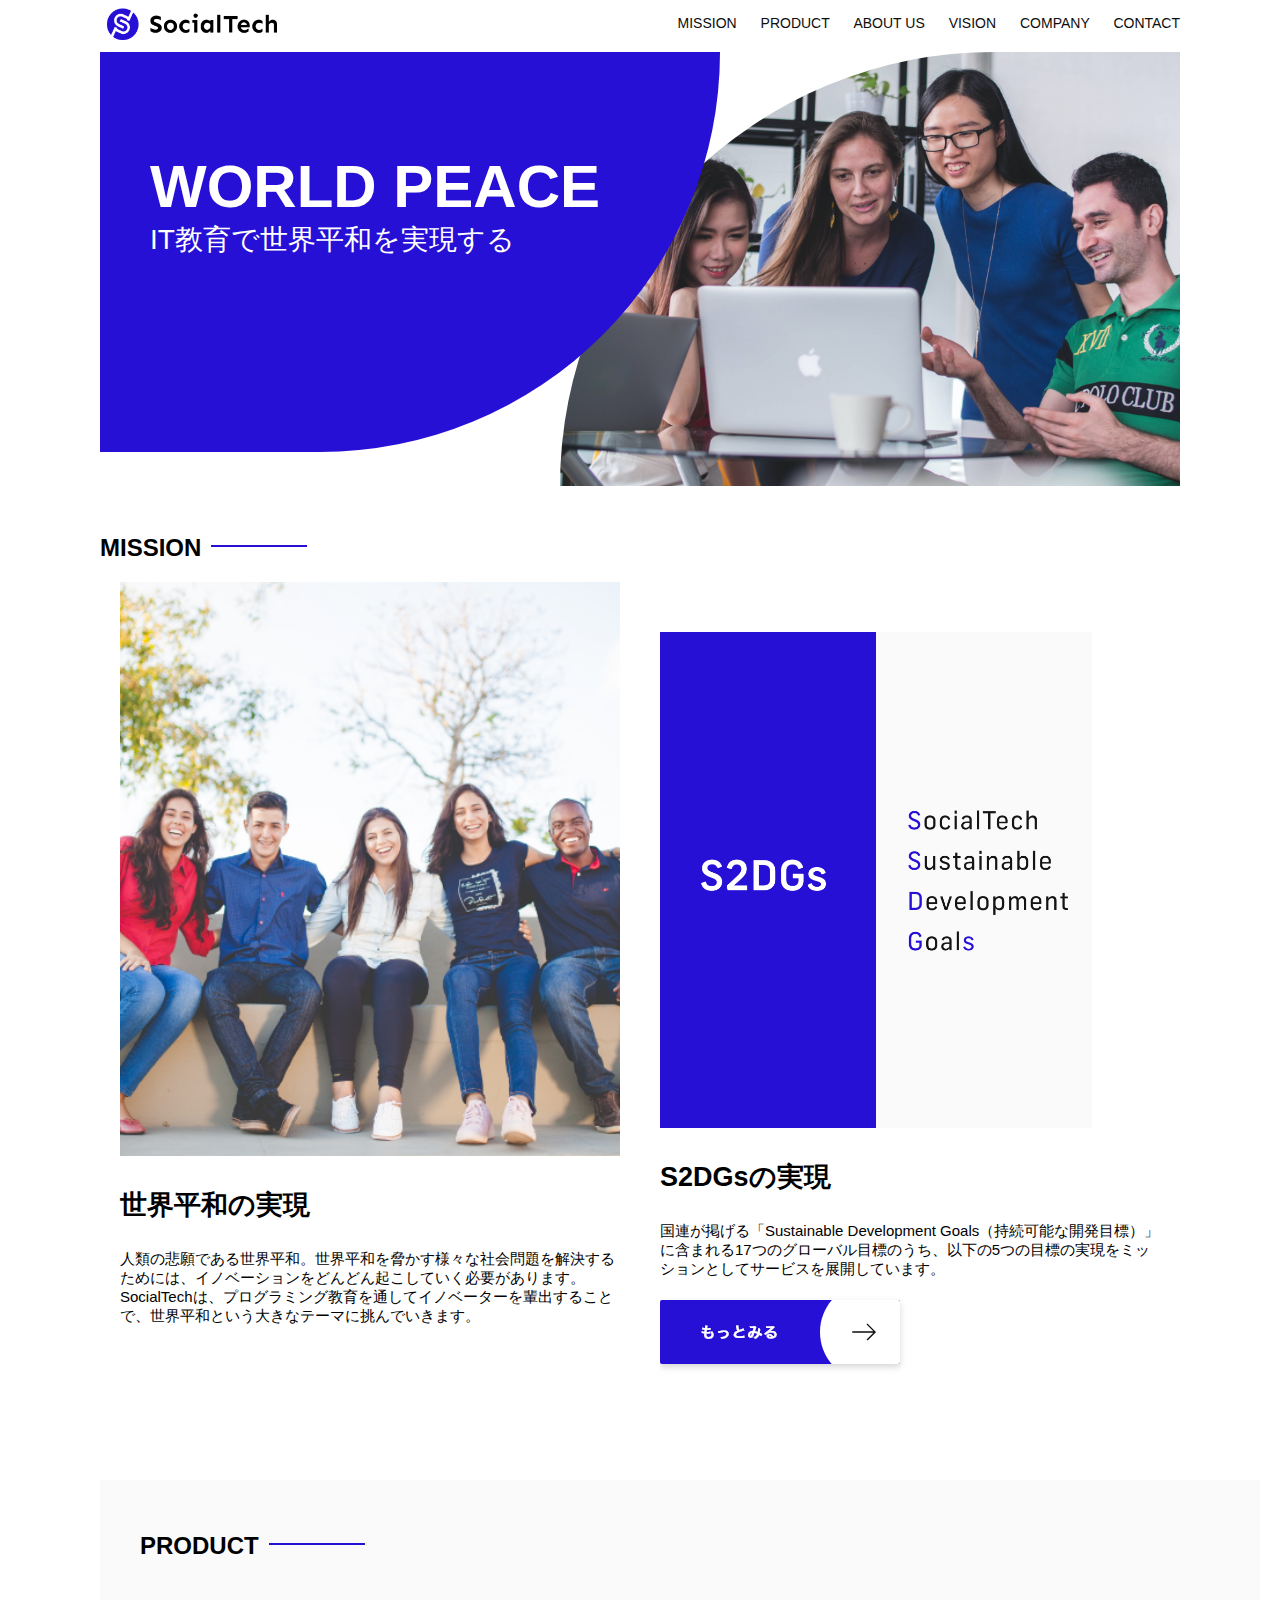
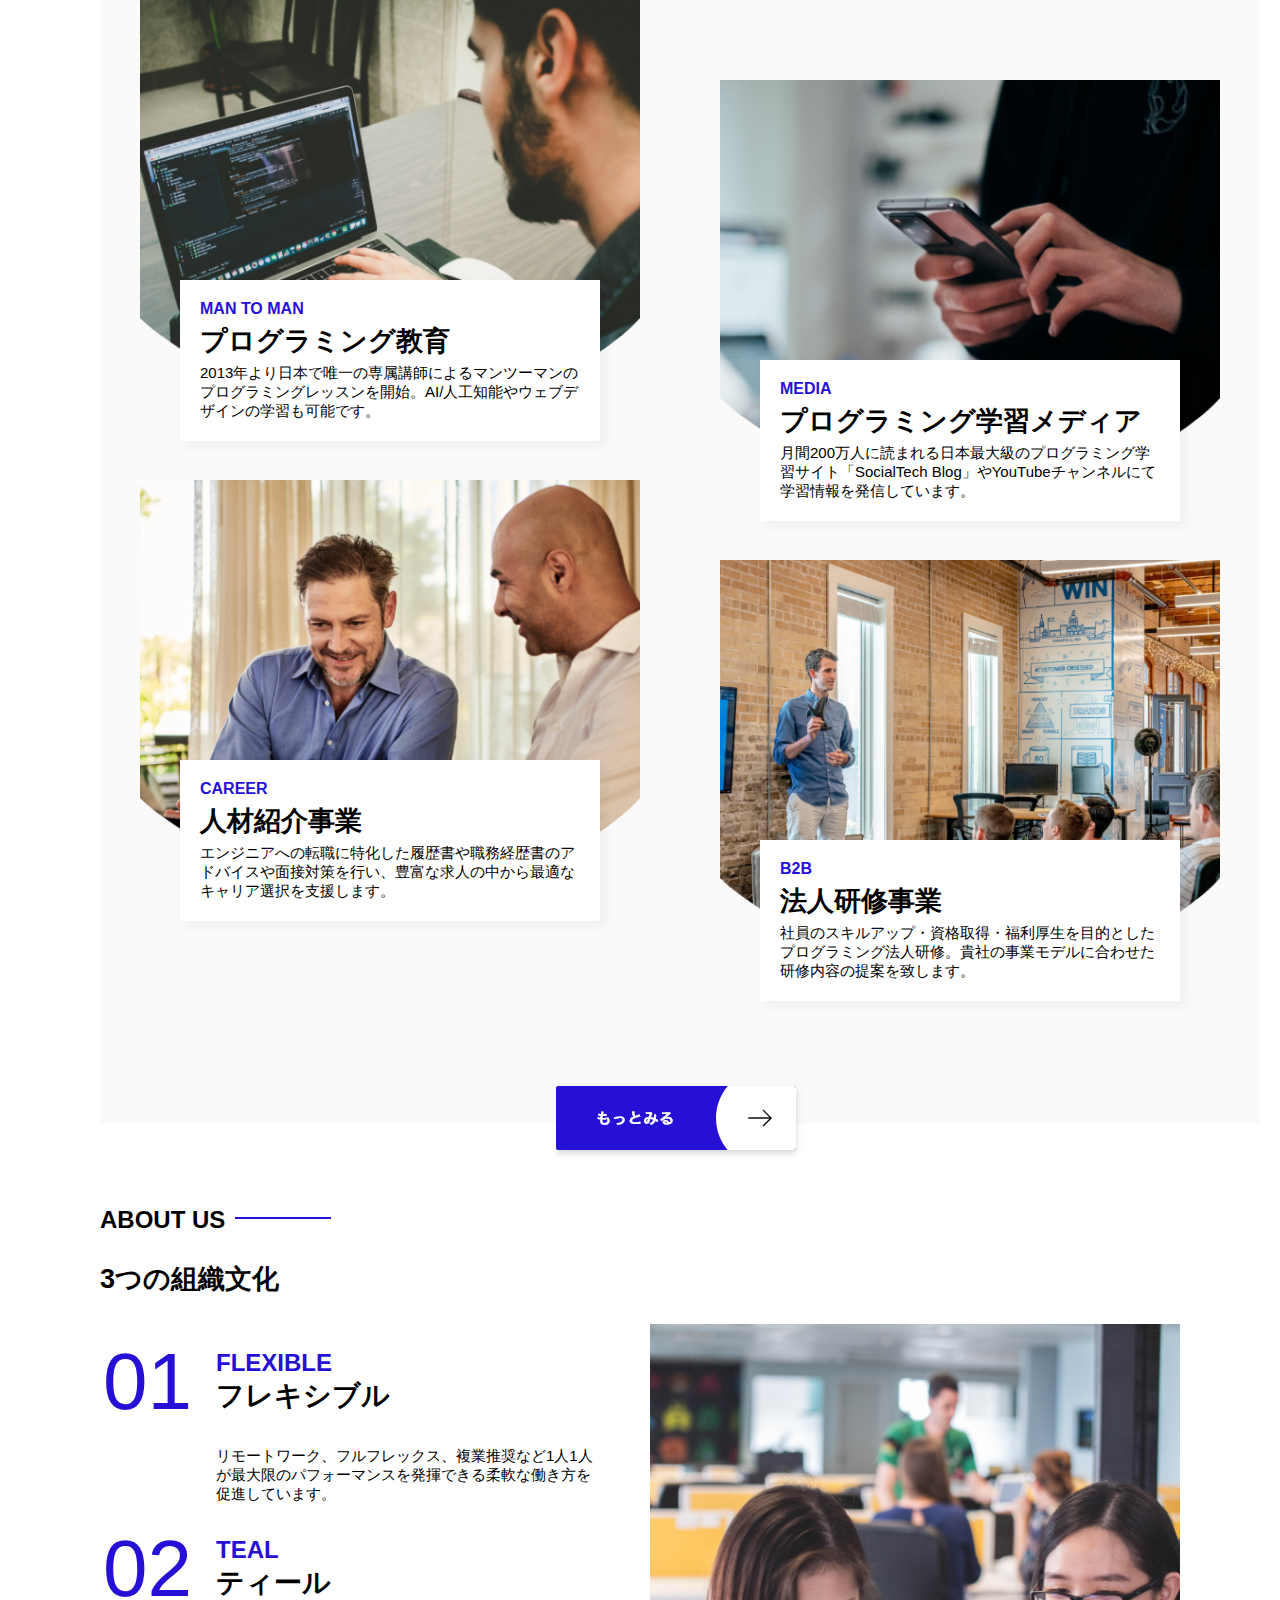
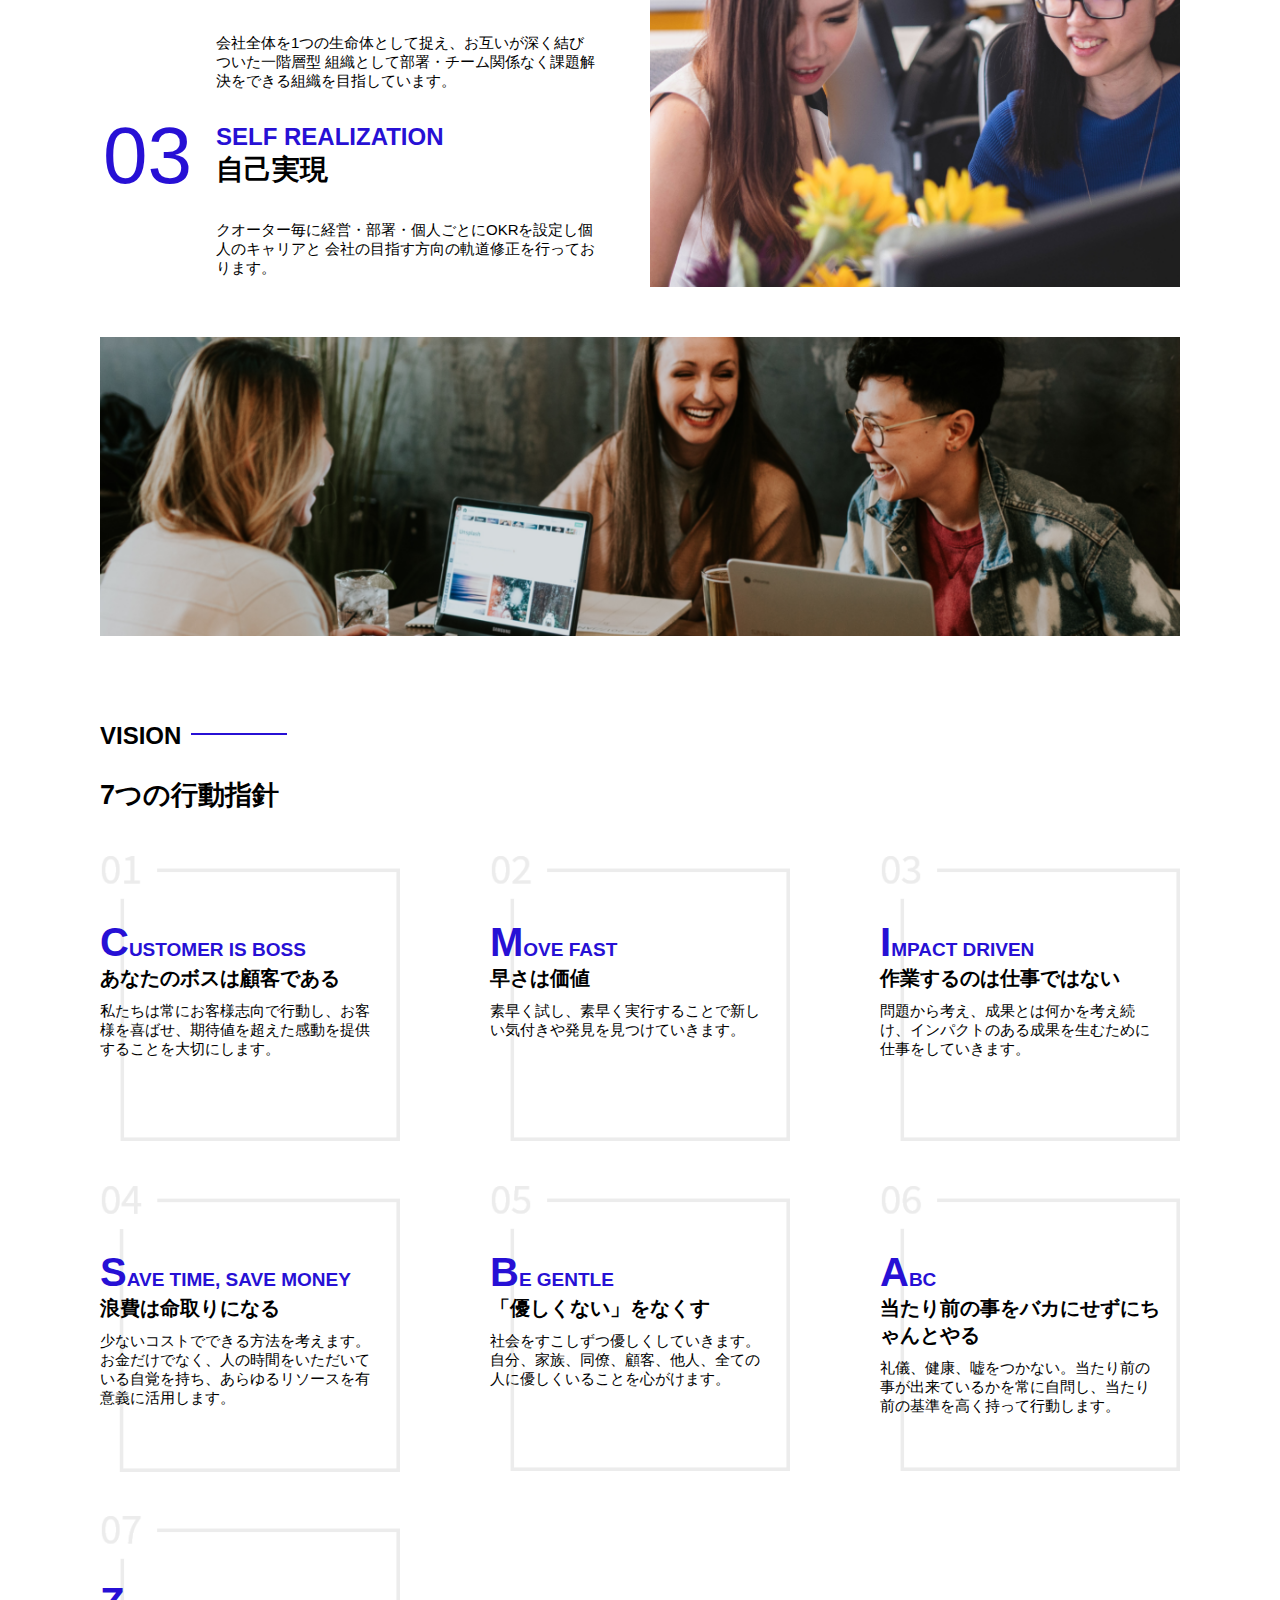
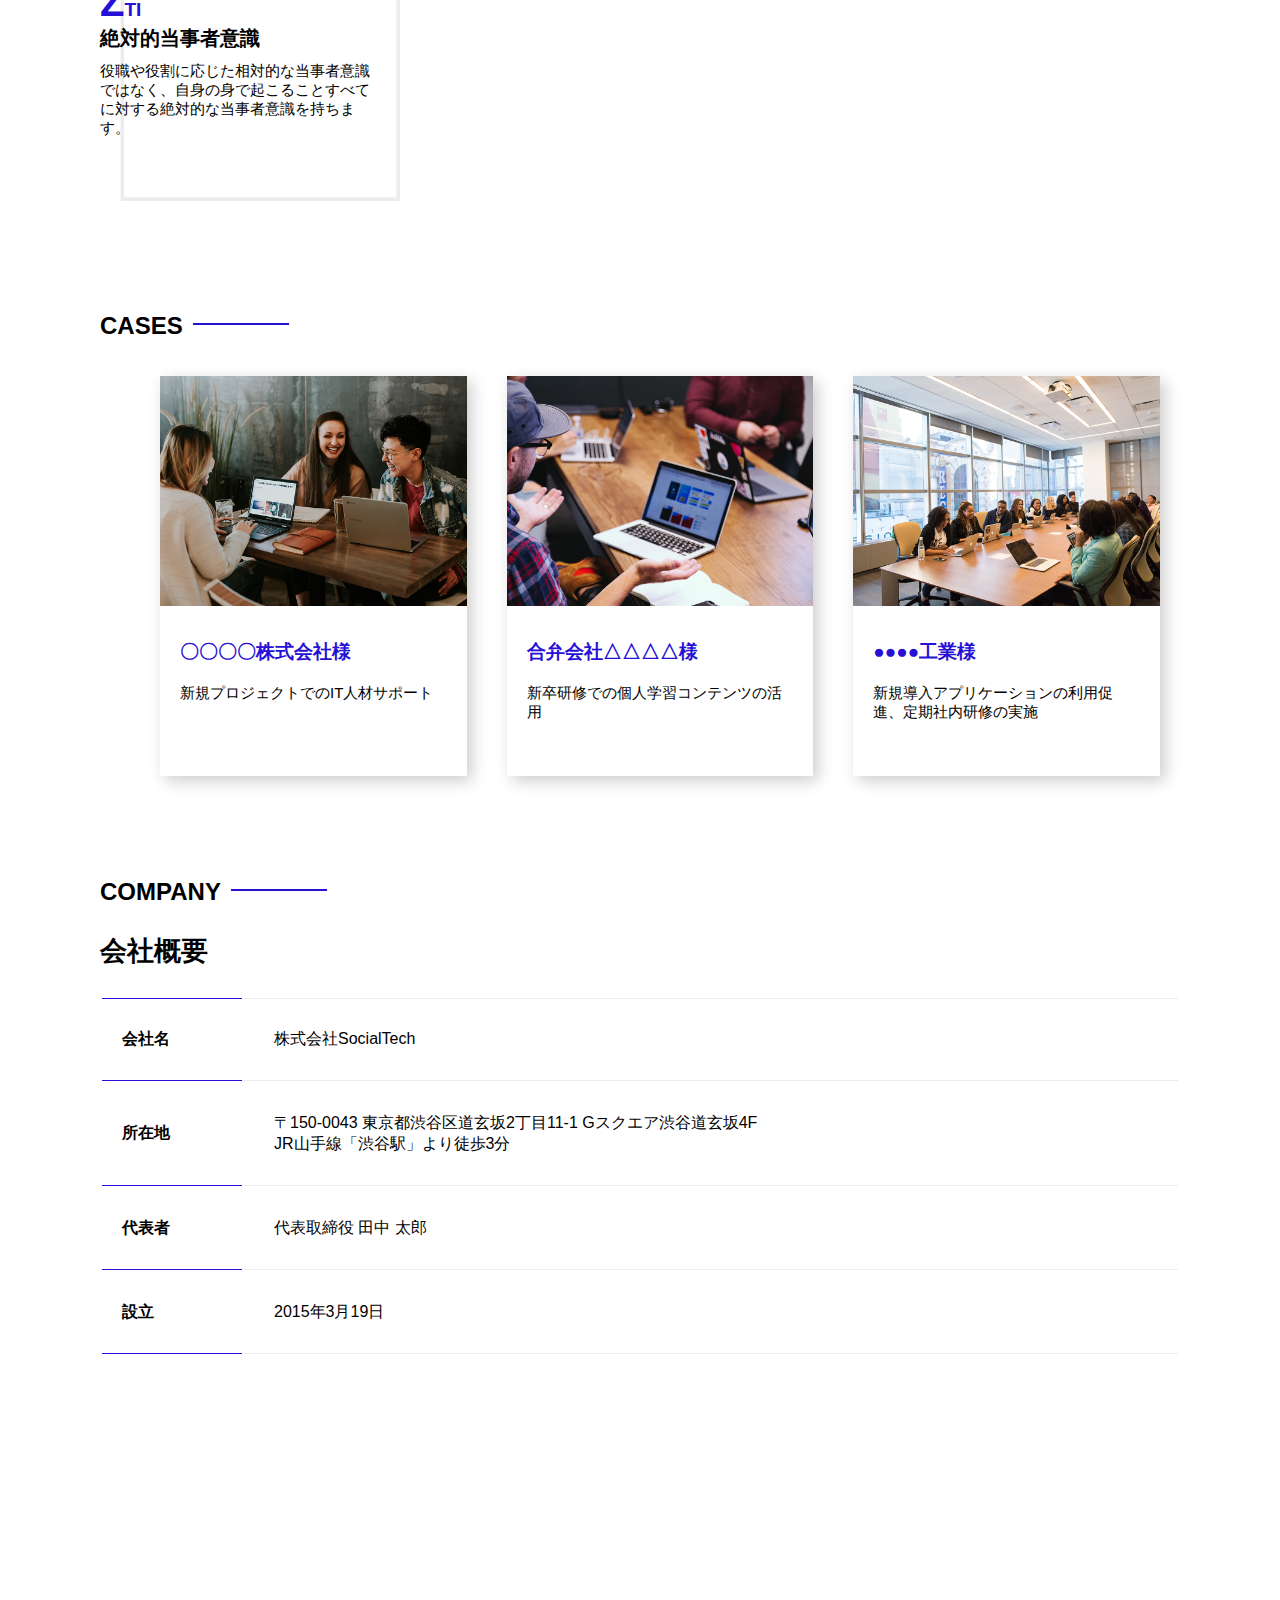
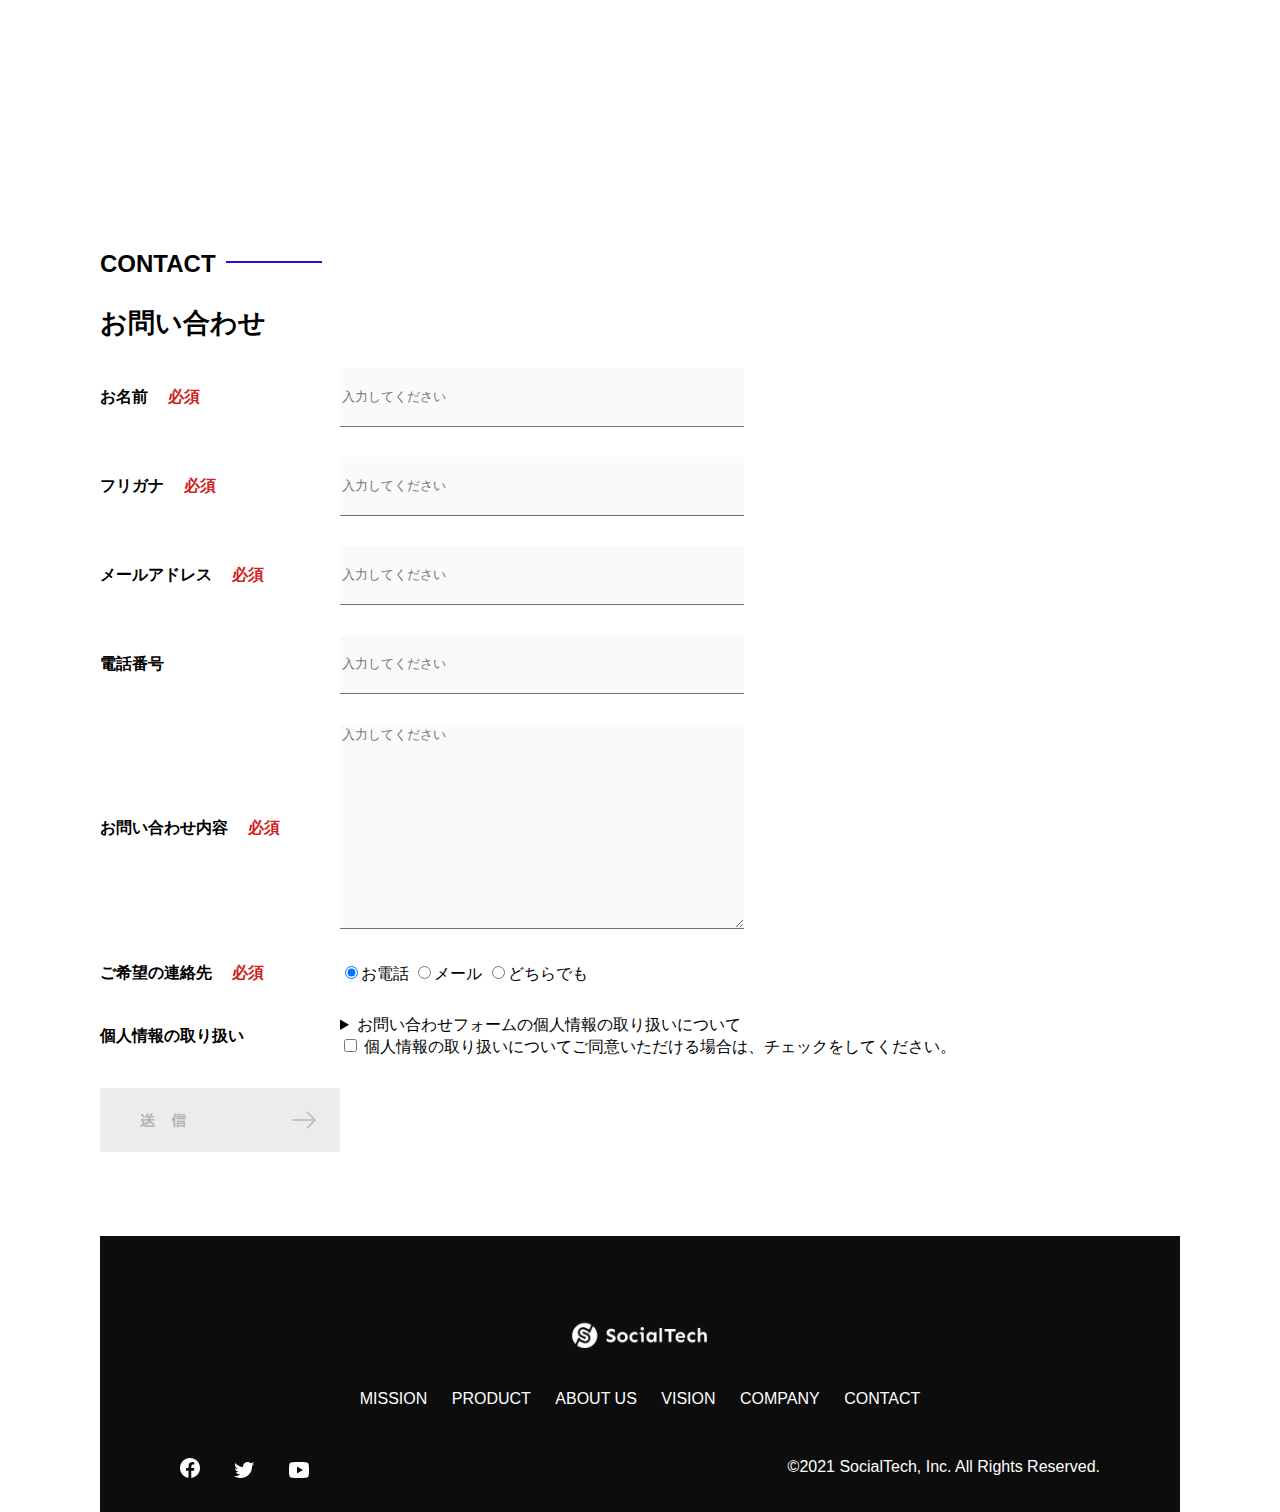
<file: kadai_012/index.html>
<!DOCTYPE html>
<html>
  <head>
    <title>SocialTech</title>
    <meta charset="UTF-8" />
    <meta
      name="description"
      content="SocialTechはEdTech業界のリーディングカンパニーを目指します。"
    />
    <meta name="viewport" content="width=device-width, initial-scale=1.0" />
    <link rel="stylesheet" href="style.css" />
  </head>
  <body>
    <!-- ヘッダー -->
    <header>
      <!-- ロゴ -->
      <a href="index.html" id="logo"
        ><img src="images/logo.png" alt="トップページに戻る"
      /></a>

      <!-- PC用ナビゲーション -->
      <nav id="nav-pc">
        <a href="mission.html">MISSION</a>
        <a href="product.html">PRODUCT</a>
        <a href="index.html#aboutus">ABOUT US</a>
        <a href="index.html#vision">VISION</a>
        <a href="index.html#company">COMPANY</a>
        <a href="index.html#contact">CONTACT</a>
      </nav>
    </header>
    <main>
      <article>
        <!-- メインビジュアル -->
        <section id="main-visual">
          <div id="main-message">
            <h1>WORLD PEACE</h1>
            <p>IT教育で世界平和を実現する</p>
          </div>
          <img
            src="images/index/index-main.png"
            alt="PCの周りに集まる多国籍の仲間たち"
          />
        </section>
        <!--ミッション-->
        <section id="mission">
          <h2 class="index-h2">MISSION</h2>
          <div id="mission-flex">
            <div>
              <img
                id="mission-photo"
                src="images/index/index-mission.png"
                alt="屋外のベンチで写真を撮影する多国籍の仲間たち"
              />
              <h3>世界平和の実現</h3>
              <p>
                人類の悲願である世界平和。世界平和を脅かす様々な社会問題を解決するためには、イノベーションをどんどん起こしていく必要があります。SocialTechは、プログラミング教育を通してイノベーターを輩出することで、世界平和という大きなテーマに挑んでいきます。
              </p>
            </div>
            <div>
              <img id="s2dgs" src="images/index/s2dgs.png" alt="S2DGs" />
              <h3>S2DGsの実現</h3>
              <p>
                国連が掲げる「Sustainable Development
                Goals（持続可能な開発目標）」に含まれる17つのグローバル目標のうち、以下の5つの目標の実現をミッションとしてサービスを展開しています。
              </p>
              <a href="mission.html">
                <img src="images/button-more.png" alt="もっとみる" />
              </a>
            </div>
          </div>
        </section>
        <!-- プロダクト -->
        <section id="product">
          <h2 class="index-h2">PRODUCT</h2>
          <div>
            <div id="product-left">
              <div>
                <img
                  class="product-photo"
                  src="images/index/index-mantoman.png"
                  alt="PCでコードを書く男性"
                />
                <div class="product-explain">
                  <span>MAN TO MAN</span>
                  <h3>プログラミング教育</h3>
                  <p>
                    2013年より日本で唯一の専属講師によるマンツーマンのプログラミングレッスンを開始。AI/人工知能やウェブデザインの学習も可能です。
                  </p>
                </div>
              </div>
              <div>
                <img
                  class="product-photo"
                  src="images/index/index-career.png"
                  alt="笑顔で話し合う2人の男性"
                />
                <div class="product-explain">
                  <span>CAREER</span>
                  <h3>人材紹介事業</h3>
                  <p>
                    エンジニアへの転職に特化した履歴書や職務経歴書のアドバイスや面接対策を行い、豊富な求人の中から最適なキャリア選択を支援します。
                  </p>
                </div>
              </div>
            </div>
            <div id="product-right">
              <div>
                <img
                  class="product-photo"
                  src="images/index/index-media.png"
                  alt="スマートフォンを操作する人"
                />
                <div class="product-explain">
                  <span>MEDIA</span>
                  <h3>プログラミング学習メディア</h3>
                  <p>
                    月間200万人に読まれる日本最大級のプログラミング学習サイト「SocialTech
                    Blog」やYouTubeチャンネルにて学習情報を発信しています。
                  </p>
                </div>
              </div>
              <div>
                <img
                  class="product-photo"
                  src="images/index/index-b2b.png"
                  alt="講演中の男性とそれを聴く人々"
                />
                <div class="product-explain">
                  <span>B2B</span>
                  <h3>法人研修事業</h3>
                  <p>
                    社員のスキルアップ・資格取得・福利厚生を目的としたプログラミング法人研修。貴社の事業モデルに合わせた研修内容の提案を致します。
                  </p>
                </div>
              </div>
            </div>
          </div>
          <div>
            <a id="product-more" href="product.html">
              <img src="images/button-more.png" alt="もっとみる" />
            </a>
          </div>
        </section>
        <!---ABOUT US-->
        <section id="aboutus">
          <h2 class="index-h2">ABOUT US</h2>
          <h3>3つの組織文化</h3>
          <div>
            <table class="culture-table">
              <tr>
                <td>
                  <span class="culture-num">01</span>
                </td>
                <td>
                  <span class="culture-en">FLEXIBLE</span>
                  <span class="culture-jp">フレキシブル</span>
                </td>
              </tr>
              <tr>
                <td>
                  <!--空のセル-->
                </td>
                <td>
                  <p class="culture-description">
                    リモートワーク、フルフレックス、複業推奨など1人1人が最大限のパフォーマンスを発揮できる柔軟な働き方を促進しています。
                  </p>
                </td>
              </tr>
              <tr>
                <td>
                  <span class="culture-num">02</span>
                </td>
                <td>
                  <span class="culture-en">TEAL</span>
                  <span class="culture-jp">ティール</span>
                </td>
              </tr>
              <tr>
                <td>
                  <!--空のセル-->
                </td>
                <td>
                  <p class="culture-description">
                    会社全体を1つの生命体として捉え、お互いが深く結びついた一階層型
                    組織として部署・チーム関係なく課題解決をできる組織を目指しています。
                  </p>
                </td>
              </tr>
              <tr>
                <td>
                  <span class="culture-num">03</span>
                </td>
                <td>
                  <span class="culture-en">SELF REALIZATION</span>
                  <span class="culture-jp">自己実現</span>
                </td>
              </tr>
              <tr>
                <td>
                  <!--空のセル-->
                </td>
                <td>
                  <p class="culture-description">
                    クオーター毎に経営・部署・個人ごとにOKRを設定し個人のキャリアと
                    会社の目指す方向の軌道修正を行っております。
                  </p>
                </td>
              </tr>
            </table>
            <img
              class="culture-img"
              src="images/index/index-aboutus1.png"
              alt="笑顔で話し合う2人の女性"
            />
          </div>
          <img
            class="culture-img2"
            src="images/index/index-aboutus2.png"
            alt="笑顔で話し合う3人の男女"
          />
        </section>
        <!-- VISION -->
        <section id="vision">
          <h2 class="index-h2">VISION</h2>
          <h3>7つの行動指針</h3>
          <div>
            <div class="vision-box">
              <img src="images/index/vision-01.png" alt="01" />
              <span>
                <h4>CUSTOMER IS BOSS</h4>
                <h5>あなたのボスは顧客である</h5>
                <p>
                  私たちは常にお客様志向で行動し、お客様を喜ばせ、期待値を超えた感動を提供することを大切にします。
                </p>
              </span>
            </div>
            <div class="vision-box">
              <img src="images/index/vision-02.png" alt="02" />
              <span>
                <h4>MOVE FAST</h4>
                <h5>早さは価値</h5>
                <p>
                  素早く試し、素早く実行することで新しい気付きや発見を見つけていきます。
                </p>
              </span>
            </div>
            <div class="vision-box">
              <img src="images/index/vision-03.png" alt="03" />
              <span>
                <h4>IMPACT DRIVEN</h4>
                <h5>作業するのは仕事ではない</h5>
                <p>
                  問題から考え、成果とは何かを考え続け、インパクトのある成果を生むために仕事をしていきます。
                </p>
              </span>
            </div>
            <div class="vision-box">
              <img src="images/index/vision-04.png" alt="04" />
              <span>
                <h4>SAVE TIME, SAVE MONEY</h4>
                <h5>浪費は命取りになる</h5>
                <p>
                  少ないコストでできる方法を考えます。お金だけでなく、人の時間をいただいている自覚を持ち、あらゆるリソースを有意義に活用します。
                </p>
              </span>
            </div>
            <div class="vision-box">
              <img src="images/index/vision-05.png" alt="05" />
              <span>
                <h4>BE GENTLE</h4>
                <h5>「優しくない」をなくす</h5>
                <p>
                  社会をすこしずつ優しくしていきます。自分、家族、同僚、顧客、他人、全ての人に優しくいることを心がけます。
                </p>
              </span>
            </div>
            <div class="vision-box">
              <img src="images/index/vision-06.png" alt="06" />
              <span>
                <h4>ABC</h4>
                <h5>当たり前の事をバカにせずにちゃんとやる</h5>
                <p>
                  礼儀、健康、嘘をつかない。当たり前の事が出来ているかを常に自問し、当たり前の基準を高く持って行動します。
                </p>
              </span>
            </div>
            <div class="vision-box">
              <img src="images/index/vision-07.png" alt="07" />
              <span>
                <h4>ZTI</h4>
                <h5>絶対的当事者意識</h5>
                <p>
                  役職や役割に応じた相対的な当事者意識ではなく、自身の身で起こることすべてに対する絶対的な当事者意識を持ちます。
                </p>
              </span>
            </div>
          </div>
        </section>
        <!-- CASES -->
         <section id="cases">
          <h2 class="index-h2">CASES</h2>
          <ul>
           <li class="case-card">
            <img src="images/index/case-1.png" class="case-img"/>
            <div class="case-info">
              <h3 class="case-name">〇〇〇〇株式会社様</h3>
              <p class="case-content">新規プロジェクトでのIT人材サポート</p>
            </div>
           </li>
           <li class="case-card">
            <img src="images/index/case-2.png" alt="PCでコンテンツを見る" class="case-img" />
            <div class="case-info">
              <h3 class="case-name">合弁会社△△△△様</h3>
              <p class="case-content">新卒研修での個人学習コンテンツの活用</p>
            </div>
           </li>
           <li  class="case-card">
            <img src="images/index/case-3.png" alt="社内研修中の会議室" class="case-img" />
            <div class="case-info">
              <h3 class="case-name">●●●●工業様</h3>
              <p class="case-content">新規導入アプリケーションの利用促進、定期社内研修の実施</p>
            </div>
           </li>
          </ul>
       </section>
        <!-- COMPANY -->
        <section id="company">
          <h2 class="index-h2">COMPANY</h2>
          <h3>会社概要</h3>
          <table id="company-table">
            <tr>
              <th class="tableheader-first">会社名</th>
              <td class="cell-first">株式会社SocialTech</td>
            </tr>
            <tr>
              <th class="tableheader">所在地</th>
              <td class="cell">
                〒150-0043 東京都渋谷区道玄坂2丁目11-1 Gスクエア渋谷道玄坂4F<br />JR山手線「渋谷駅」より徒歩3分
              </td>
            </tr>
            <tr>
              <th class="tableheader">代表者</th>
              <td class="cell">代表取締役 田中 太郎</td>
            </tr>
            <tr>
              <th class="tableheader">設立</th>
              <td class="cell">2015年3月19日</td>
            </tr>
          </table>
          <iframe
            src="https://www.google.com/maps/embed?pb=!1m18!1m12!1m3!1d3241.7759544892483!2d139.69399665123464!3d35.65789123876098!2m3!1f0!2f0!3f0!3m2!1i1024!2i768!4f13.1!3m3!1m2!1s0x60188caa0042e8d1%3A0xba130bea826a7aa2!2z44CSMTUwLTAwNDMg5p2x5Lqs6YO95riL6LC35Yy66YGT546E5Z2C77yS5LiB55uu77yR77yR4oiS77yR!5e0!3m2!1sja!2sjp!4v1636872991912!5m2!1sja!2sjp"
            style="border: 0"
            allowfullscreen=""
            loading="lazy"
          >
          </iframe>
        </section>
        <!-- お問い合わせフォーム -->
        <section id="contact">
          <h2 class="index-h2">CONTACT</h2>
          <h3>お問い合わせ</h3>
          <form>
            <div>
              <div class="contact-heading">
                <label class="contact-label"
                  >お名前<span class="contact-span">必須</span></label
                >
              </div>
              <div class="contact-form">
                <input
                  type="text"
                  name="name"
                  placeholder="入力してください"
                  class="contact-textbox"
                />
              </div>
            </div>
            <div>
              <div class="contact-heading">
                <label class="contact-label"
                  >フリガナ<span class="contact-span">必須</span></label
                >
              </div>
              <div>
                <input
                  type="text"
                  name="hurigana"
                  placeholder="入力してください"
                  class="contact-textbox"
                />
              </div>
            </div>
            <div>
              <div class="contact-heading">
                <label class="contact-label"
                  >メールアドレス<span class="contact-span">必須</span></label
                >
              </div>
              <div>
                <input
                  type="text"
                  name="email"
                  placeholder="入力してください"
                  class="contact-textbox"
                />
              </div>
            </div>
            <div>
              <div class="contact-heading">
                <label class="contact-label">電話番号</label>
              </div>
              <div>
                <input
                  type="text"
                  name="tel"
                  placeholder="入力してください"
                  class="contact-textbox"
                />
              </div>
            </div>
            <div>
              <div class="contact-heading">
                <label class="contact-label"
                  >お問い合わせ内容<span class="contact-span">必須</span></label
                >
              </div>
              <div>
                <textarea
                  class="contact-textarea"
                  placeholder="入力してください"
                  name="message"
                ></textarea>
              </div>
            </div>
            <div>
              <div class="contact-heading">
                <label class="contact-label"
                  >ご希望の連絡先<span class="contact-span">必須</span></label
                >
              </div>
              <div>
                <input
                  class="radiobutton"
                  type="radio"
                  value="tel"
                  name="contact"
                  checked
                /><label>お電話</label>
                <input
                  class="radiobutton"
                  type="radio"
                  value="mail"
                  name="contact"
                /><label>メール</label>
                <input
                  class="radiobutton"
                  type="radio"
                  value="both"
                  name="contact"
                /><label>どちらでも</label>
              </div>
            </div>
            <div>
              <div class="contact-heading">
                <label class="contact-label">個人情報の取り扱い</label>
              </div>
              <div>
                <details>
                  <summary>
                    お問い合わせフォームの個人情報の取り扱いについて
                  </summary>
                  <div>
                    <span>１．組織の名称又は氏名</span><br />
                    株式会社SocialTech<br /><br />
                    <span
                      >２．個人情報保護管理者（若しくはその代理人）の氏名又は職名、所属及び連絡先
                      鈴木 一郎 コーポレート部</span
                    ><br />
                    メールアドレス：support@socialtech.net<br />
                    TEL：03-xxxx-xxxx<br />
                    <span>３．個人情報の利用目的</span><br />
                    ・本サービス及び本サービスに関連する情報の提供又はそれらに関する連絡のため<br />
                    ・ユーザーの本人確認のため<br />
                    ・当社サービスのご案内のため<br />
                    ・当社の商品等の広告または宣伝（電子メールによるものを含むものとします。）<br /><br />
                    <span>４．個人情報の取り扱い業務の委託</span><br />
                    個人情報の取扱業務の全部または一部を外部に業務委託する場合があります。<br />
                    その際、弊社は、個人情報を適切に保護できる管理体制を敷き実行していることを条件として<br />
                    委託先を厳選したうえで、機密保持契約を委託先と締結し、お客様の個人情報を厳密に管理させます。<br /><br />
                    <span>５．個人情報の開示等の請求</span><br />
                    お客様は、弊社に対してご自身の個人情報の開示等（利用目的の通知、開示、内容の訂正・追加・削除、利用の停止または消去、第三者への提供の停止）に関して、当社問合わせ窓口に申し出ることができます。<br />
                    その際、弊社はお客様ご本人を確認させていただいたうえで、合理的な期間内に対応いたします。<br /><br />
                    なお、個人情報に関する弊社問合わせ先は、次の通りです。<br /><br />
                    株式会社SocialTech　個人情報問合せ窓口<br />
                    〒150-0043　東京都渋谷区道玄坂2丁目11-1 Ｇスクエア渋谷道玄坂
                    4F<br />
                    メールアドレス：support@socialtech.net　TEL：03-xxxx-xxxx<br /><br />
                    <span>６．個人情報を提供されることの任意性について</span
                    ><br /><br />
                    お客様がご自身の個人情報を弊社に提供されるか否かは、お客様のご判断によりますが、もしご提供されない場合には、適切なサービスが提供できない場合がありますので予めご了承ください。
                  </div>
                </details>
                <input type="checkbox" name="agree" />
                <span
                  >個人情報の取り扱いについてご同意いただける場合は、チェックをしてください。</span
                >
              </div>
            </div>
            <input
              type="image"
              value="Submit"
              src="images/button-submit.png"
              alt="送信する"
            />
          </form>
        </section>
      </article>
      <footer>
        <div id="footer-logo">
          <img src="images/logo-sp.png" alt="SocialTech" />
        </div>
        <div id="footer-link">
          <a href="mission.html">MISSION</a>
          <a href="product.html">PRODUCT</a>
          <a href="index.html#aboutus">ABOUT US</a>
          <a href="index.html#vision">VISION</a>
          <a href="index.html#company">COMPANY</a>
          <a href="index.html#contact">CONTACT</a>
        </div>
        <div id="sns-footer">
          <a href="https://www.facebook.com/sejuku2013"
            ><img src="images/button-facebook.png" alt="Facebookのリンク"
          /></a>
          <a href="https://twitter.com/samuraijuku"
            ><img src="images/button-twitter.png" alt="Twitterのリンク"
          /></a>
          <a href="https://www.youtube.com/channel/UCCFOQO5aDK0xXam4cUQXT8g"
            ><img src="images/button-youtube.png" alt="YouTubeのリンク"
          /></a>
          <span id="copyright"
            >&copy;2021 SocialTech, Inc. All Rights Reserved.
          </span>
        </div>
      </footer>
    </main>
  </body>
</html>
</file>
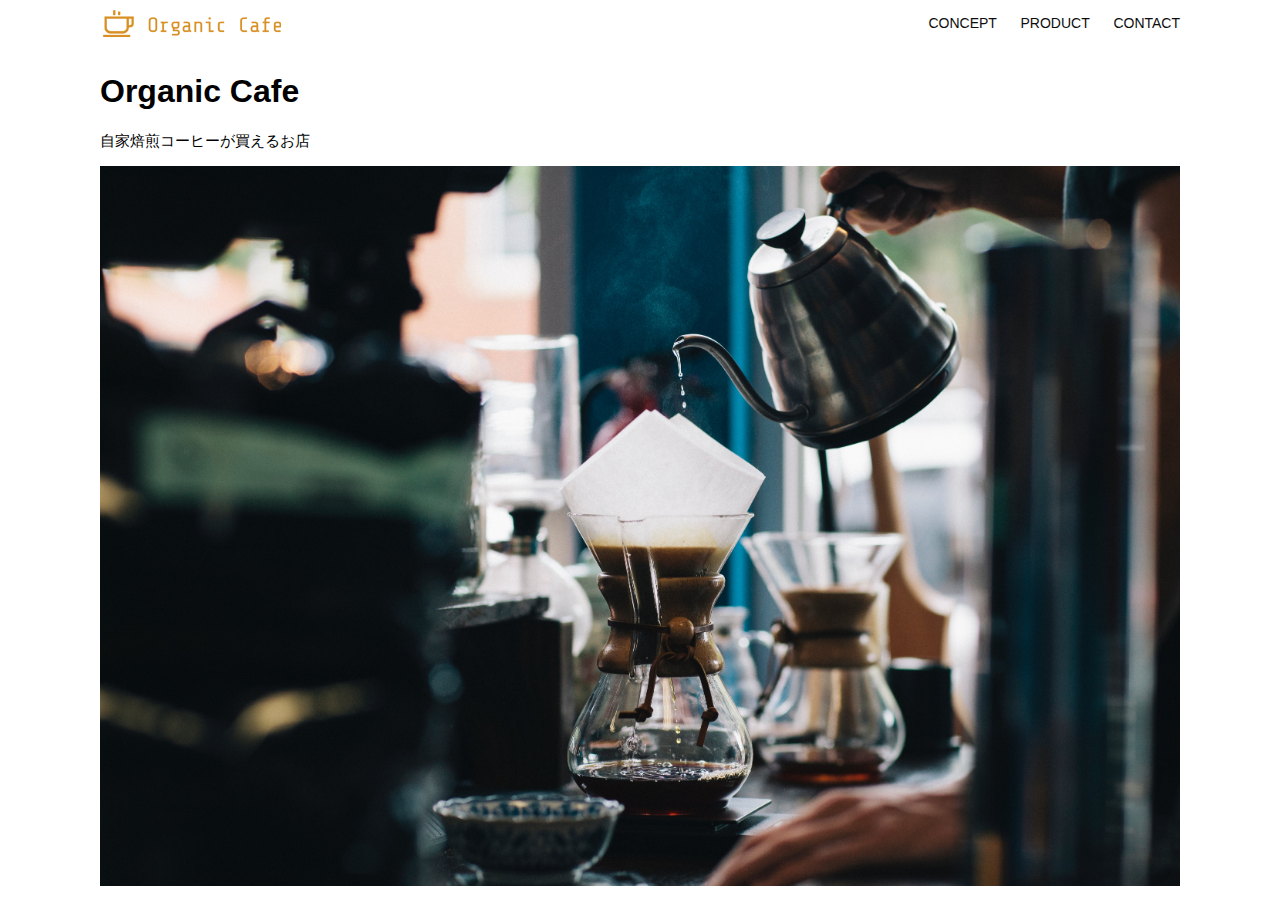
<file: kadai_013/index.html>
<!DOCTYPE html>
<html>
  <head>
    <title>Organic Cafe</title>
    <meta charset="UTF-8" />
    <meta
      name="description"
      content="自家焙煎のコーヒーがお家で楽しめるOrganic Cafe"
    />
    <meta name="viewport" content="width=device-width, initial-scale=1.0" />
    <link rel="stylesheet" href="style.css" />
  </head>
  <body>
    <!-- ヘッダー -->
    <header>
      <!-- ロゴ -->
      <a href="index.html" id="logo"
        ><img src="images/logo.png" alt="トップページに戻る"
      /></a>

      <!-- PC用ナビゲーション -->
      <nav id="nav-pc">
        <a href="index.html#concept">CONCEPT</a>
        <a href="index.html#product">PRODUCT</a>
        <a href="index.html#contact">CONTACT</a>
      </nav>
    <!-- 追加-->
      <img id="menu-sp" src="images/button-menu.png" alt="ナビゲーションを開く" onclick="document.getElementById('nav-sp').style.display = 'block';"
      />
       <nav id="nav-sp">
       <img id="close" src="images/button-close.png" alt="ナビゲーションを閉じる" onclick="document.getElementById('nav-sp').style.display = 'none';"/>
       <a id="logo-sp" href="index.html" onclick="document.getElementById('nav-sp').style.display = 'none';">
      <img src="images/logo-sp.png" alt="トップページに戻る"/>
      </a>
      <a class="menu" href="index.html#concept" onclick="document.getElementById('nav-sp').style.display = 'none';">
      CONCEPT
      </a>
      <a class="menu" href="index.html#product" onclick="document.getElementById('nav-sp').style.display = 'none';">
      PRODUCT
      </a>
      <a class="menu" href="index.html#contact" onclick="document.getElementById('nav-sp').style.display = 'none';" >
      CONTACT
      </a> 
       </nav>
    </header>
    <main>
      <article>
        <!-- メインビジュアル -->
        <section id="main-visual">
          <div id="main-message">
            <h1>Organic Cafe</h1>
            <p>自家焙煎コーヒーが買えるお店</p>
          </div>
          <img
            src="images/main-image.jpg"
            alt="コーヒーをハンドドリップで淹れる画像"
          />
        </section>
      </article>
    </main>
  </body>
</html>
</file>
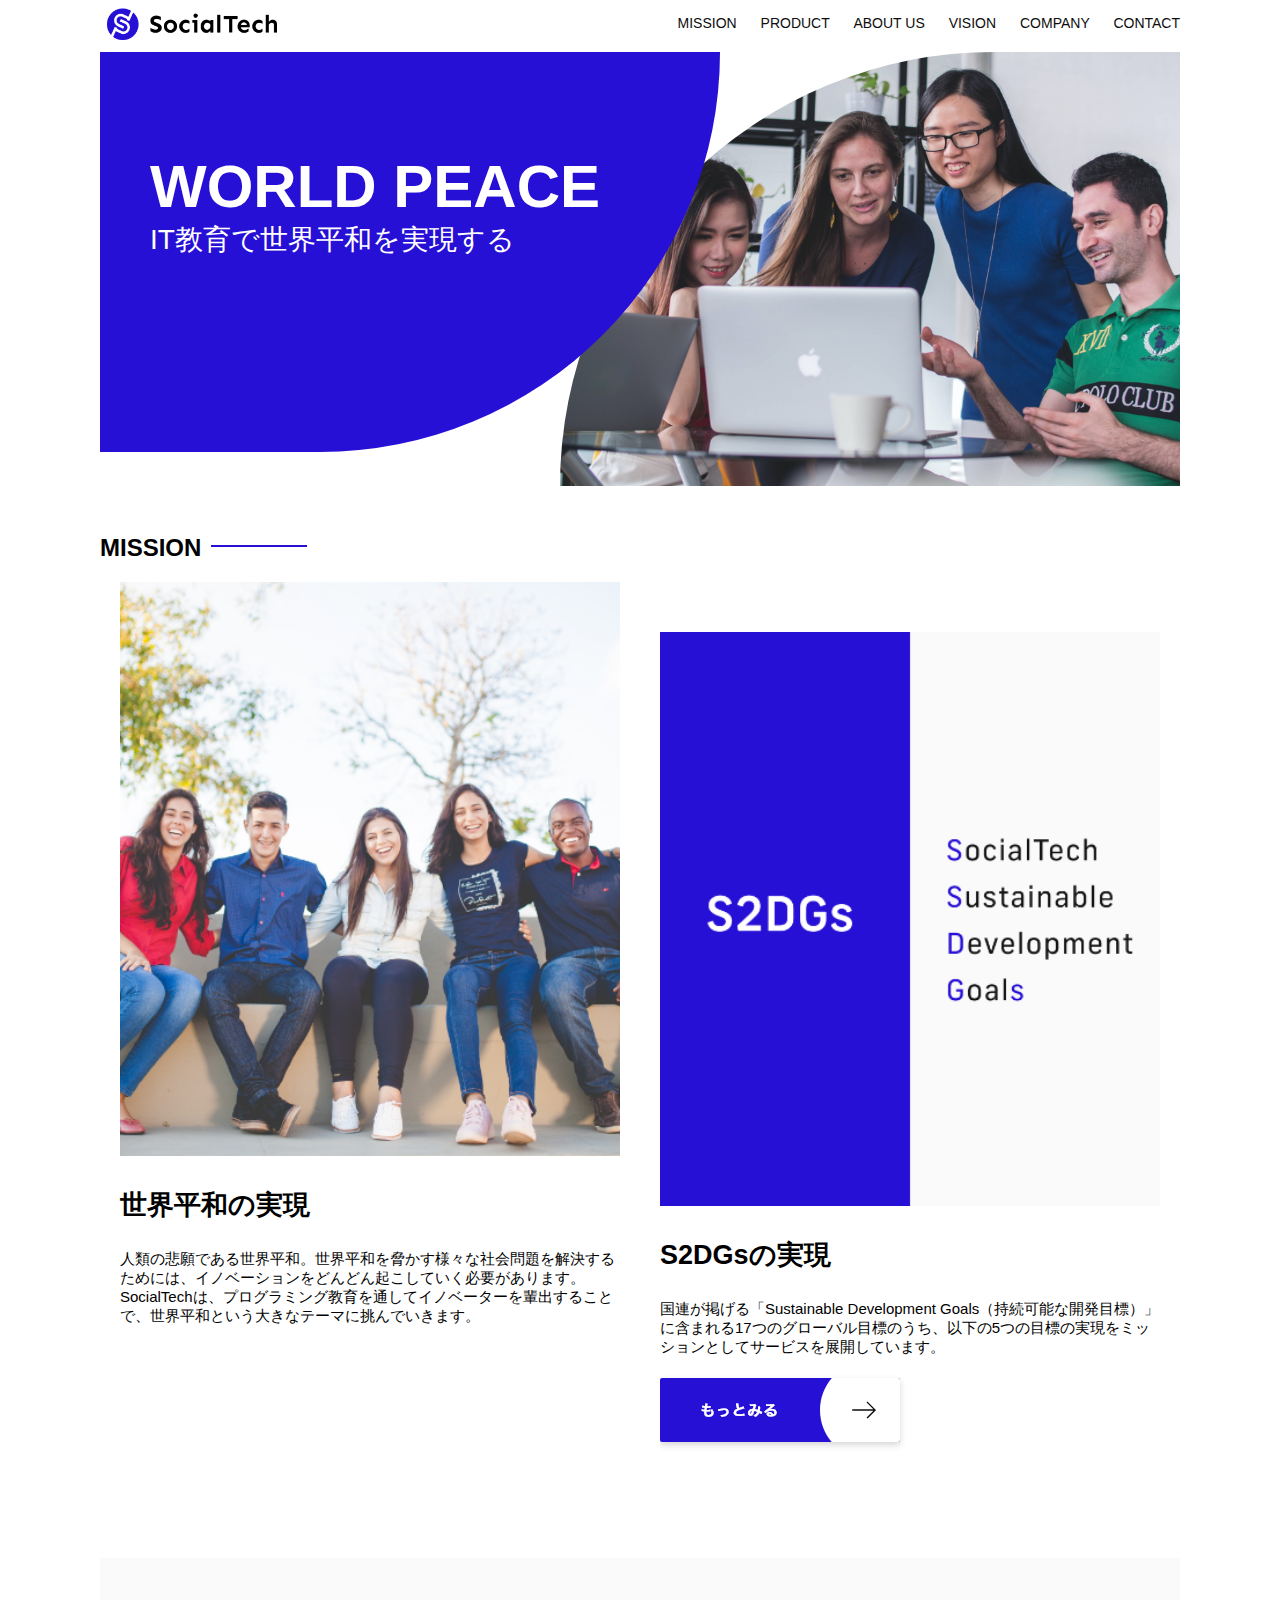
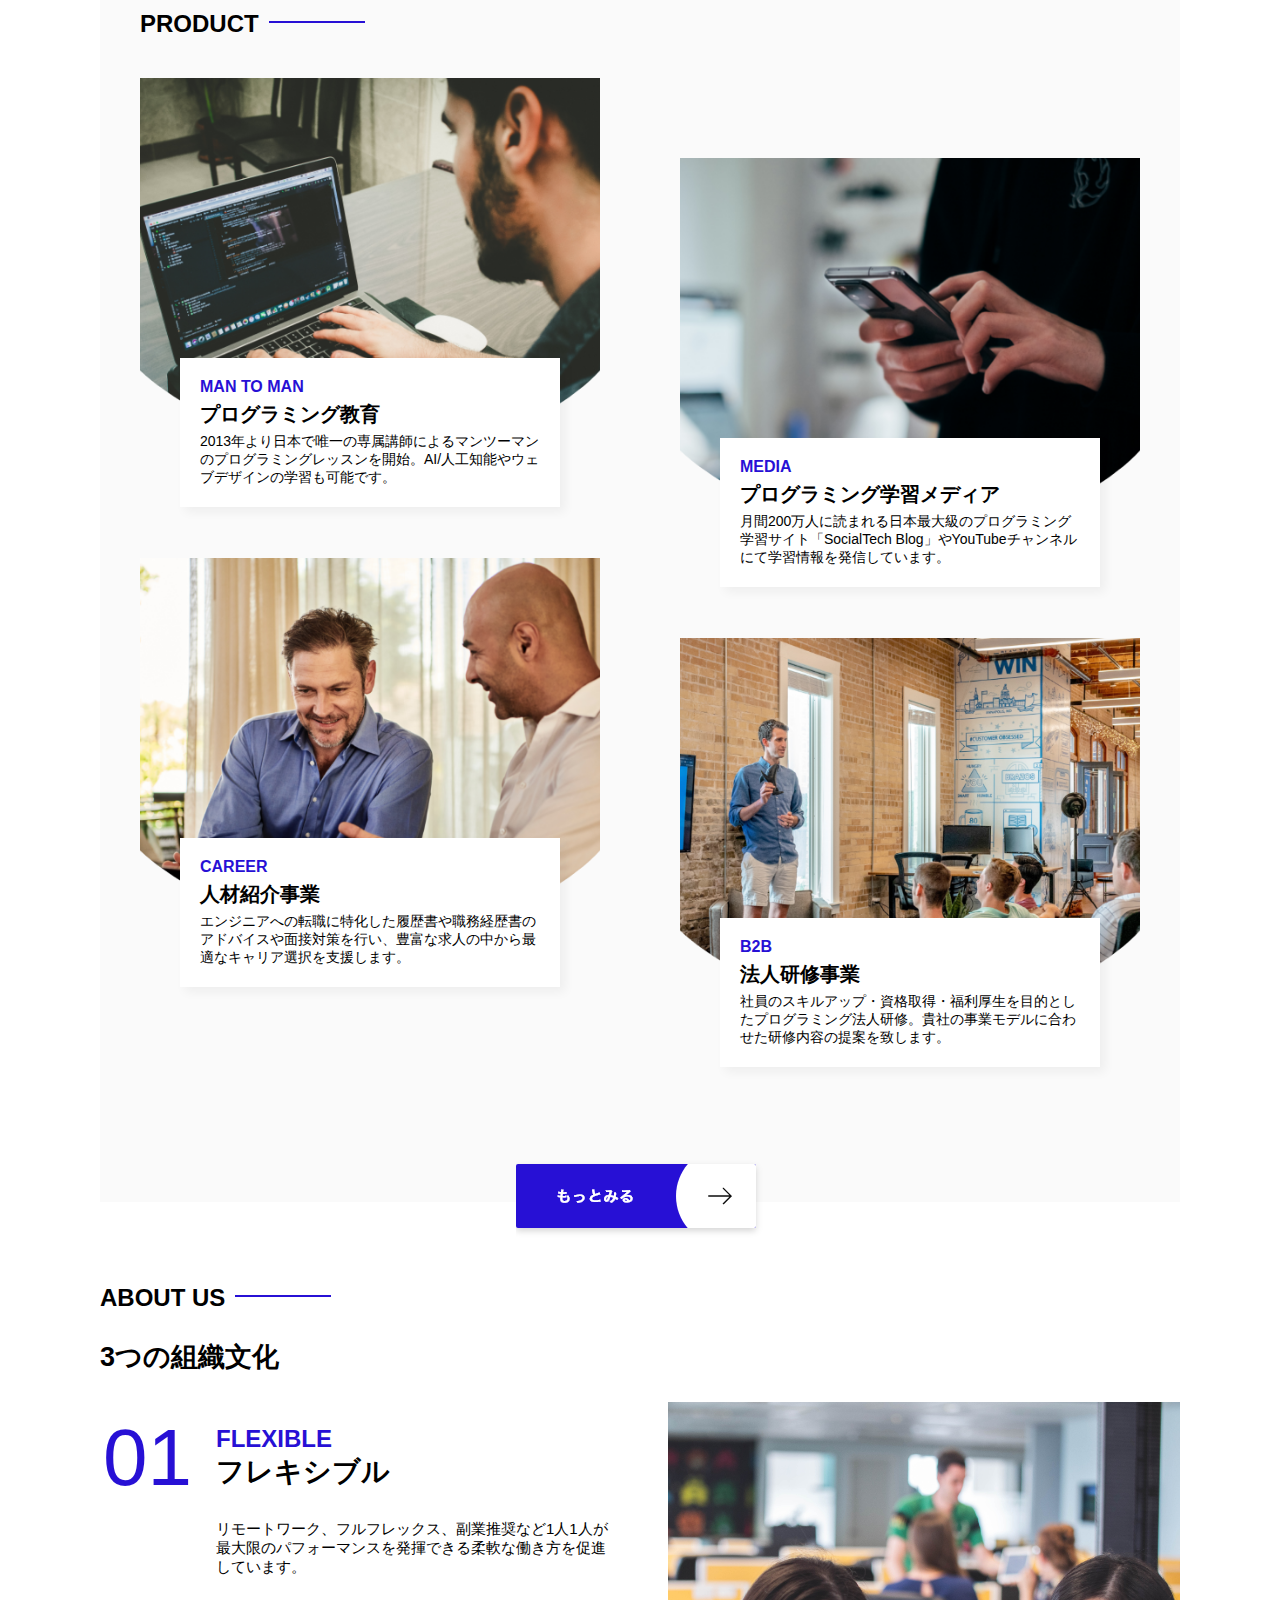
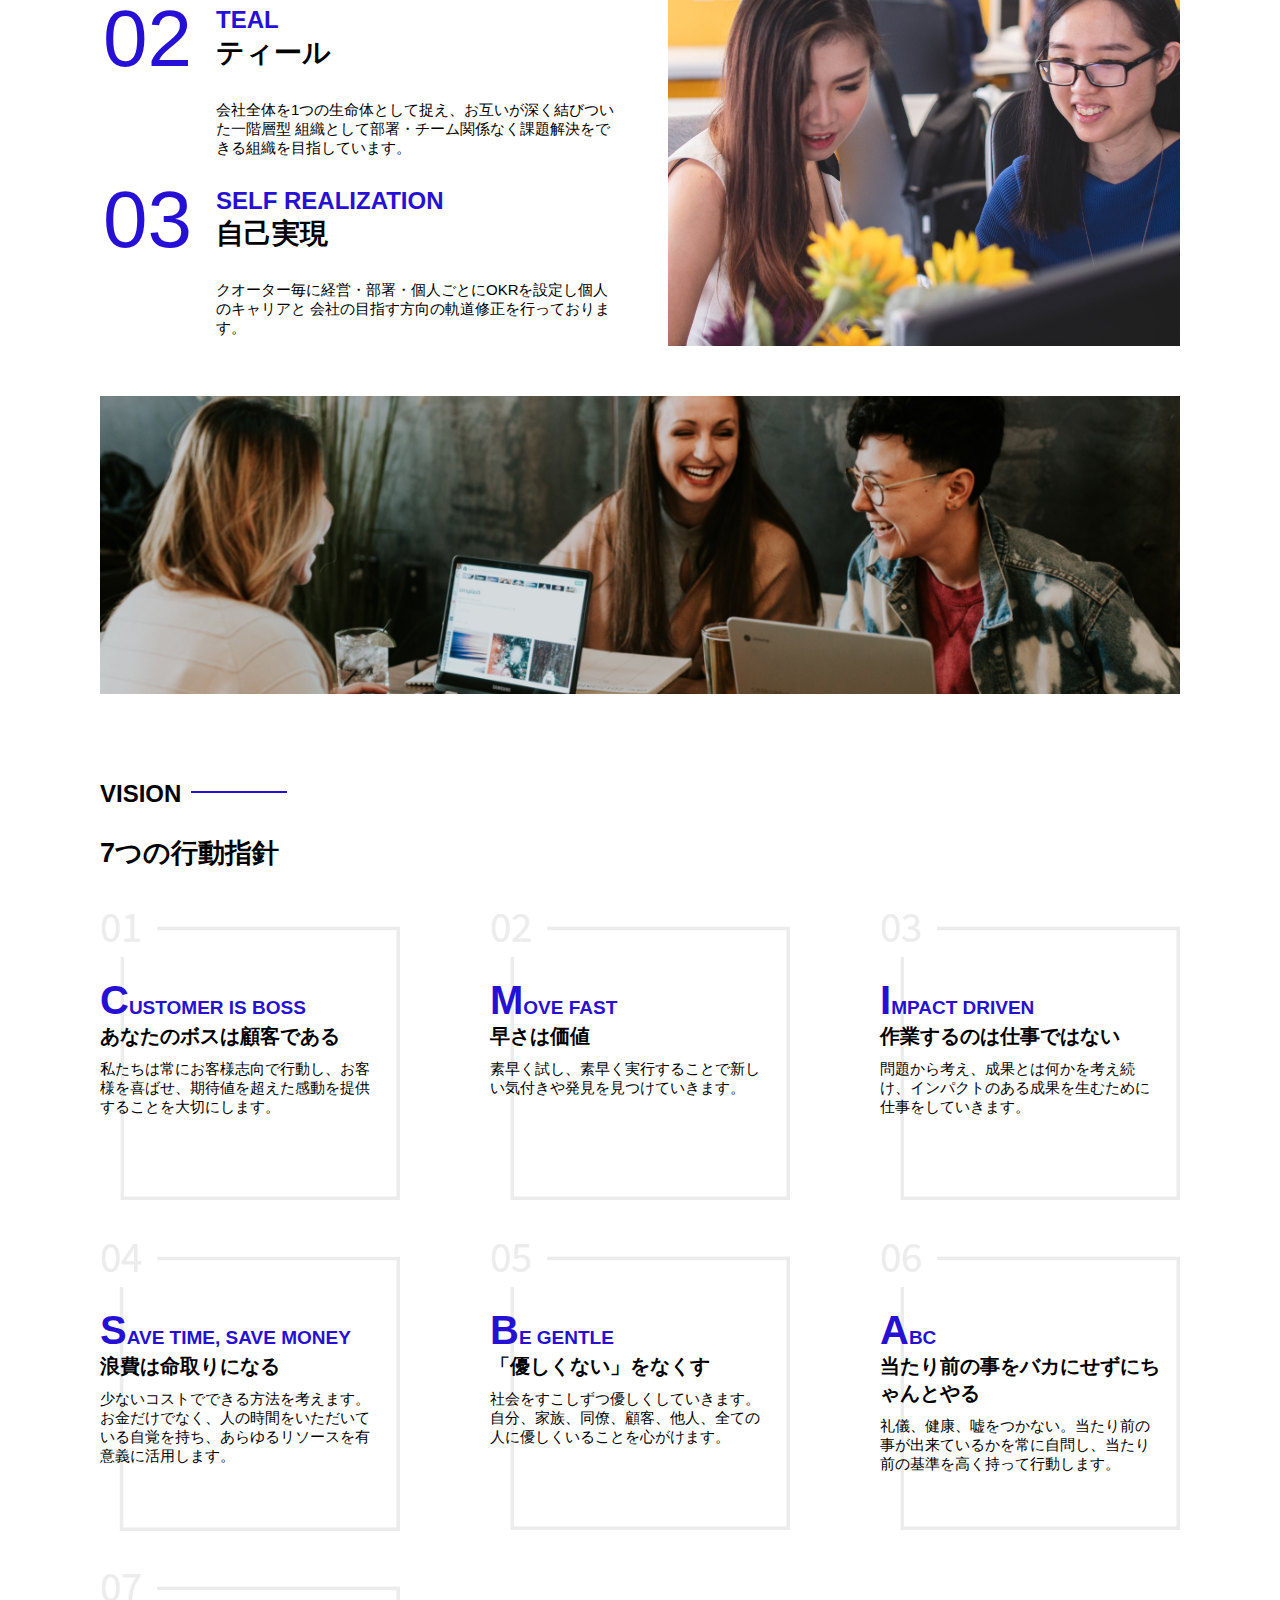
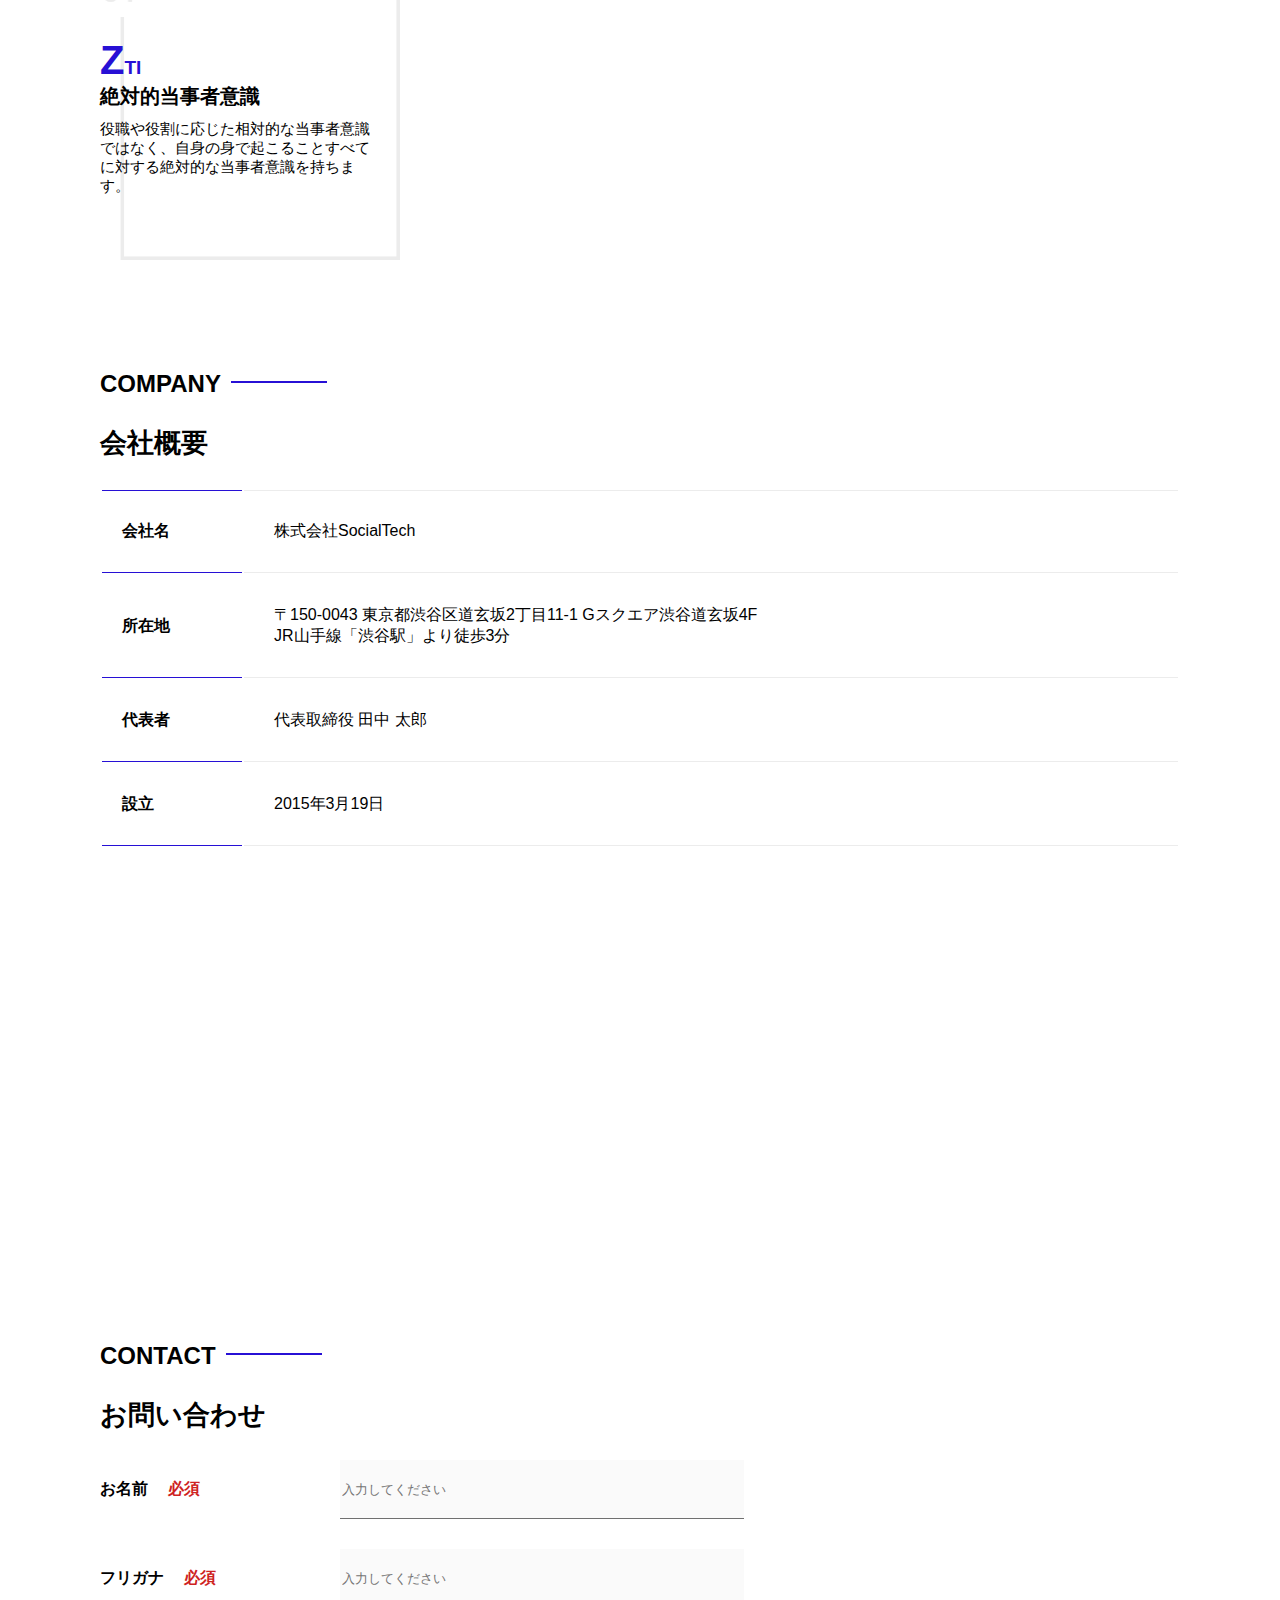
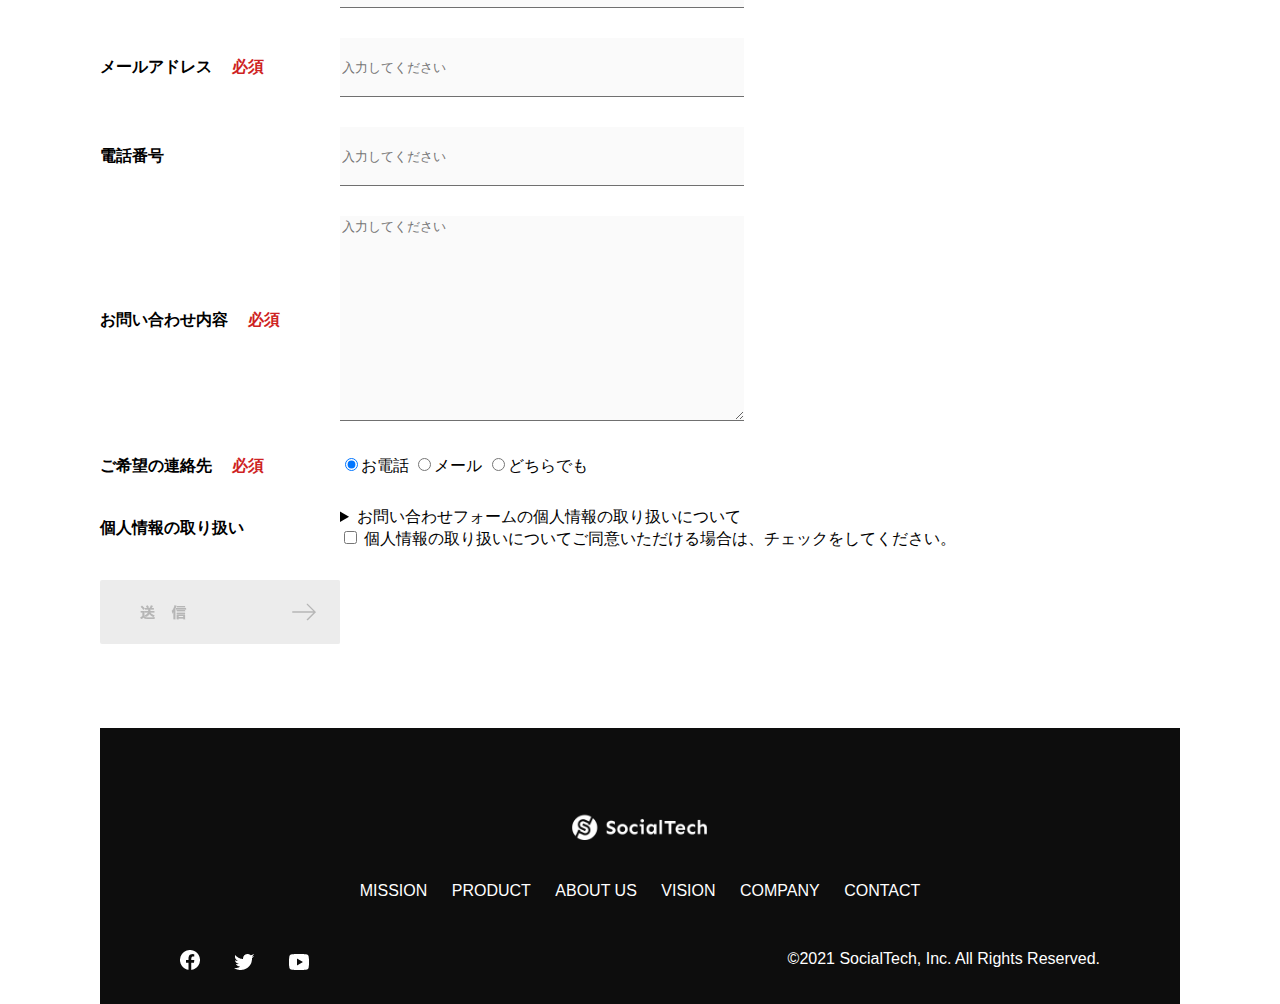
<file: kadai_tutorial_output/socialtech/index.html>
<!DOCTYPE html>
<html>
    <head>
        <title>SocialTech</title>
        <meta charset="UTF-8">
        <meta name="description" content="SocialTechはEdTech業界のリーディングカンパニーを目指します。">
        <meta name="viewport" content="width=device-width, initial-scale=1.0">
        <link rel="stylesheet" href="style.css">
        
    </head>
    <body>
     <!-- ヘッダー -->
     <header>
    <!-- ロゴ -->
    <a href="index.html" id="logo"><img src="images/logo.png" alt="トップページに戻る"></a>

     <!-- PC用ナビゲーション -->
     <nav id="nav-pc">
       <a href="mission.html">MISSION</a>
       <a href="product.html">PRODUCT</a>
       <a href="index.html#aboutus">ABOUT US</a>
       <a href="index.html#vision">VISION</a>
       <a href="index.html#company">COMPANY</a>
       <a href="index.html#contact">CONTACT</a>
     </nav>
     
      <!-- スマホ用メニューボタン -->
      <img id="menu-sp" src="images/button-menu.png" alt="ナビゲーションを開く" onclick="document.getElementById('nav-sp').style.display = 'block'">
     
      <!-- スマホ用ナビゲーション -->
      <nav id="nav-sp">
        <img id="close" src="images/button-close.png" alt="ナビゲーションを閉じる" onclick="document.getElementById('nav-sp').style.display = 'none'">
        <a id="logo-sp" href="index.html" onclick="document.getElementById('nav-sp').style.display = 'none'"><img
            src="images/logo-sp.png" alt="トップページに戻る"></a>
        <a class="menu" href="mission.html" onclick="document.getElementById('nav-sp').style.display = 'none'">MISSION</a>
        <a class="menu" href="product.html" onclick="document.getElementById('nav-sp').style.display = 'none'">PRODUCT</a>
        <a class="menu" href="index.html#aboutus" onclick="document.getElementById('nav-sp').style.display = 'none'">ABOUT
          US</a>
        <a class="menu" href="index.html#vision"
          onclick="document.getElementById('nav-sp').style.display = 'none'">VISION</a>
        <a class="menu" href="index.html#company"
          onclick="document.getElementById('nav-sp').style.display = 'none'">COMPANY</a>
        <a class="menu" href="index.html#contact"
          onclick="document.getElementById('nav-sp').style.display = 'none'">CONTACT</a>
        <div id="sns">
          <a href="https://www.facebook.com/sejuku2013"><img src="images/button-facebook.png" alt="Facebookのリンク"></a>
          <a href="https://twitter.com/samuraijuku"><img src="images/button-twitter.png" alt="Twitterのリンク"></a>
          <a href="https://www.youtube.com/channel/UCCFOQO5aDK0xXam4cUQXT8g"><img src="images/button-youtube.png" alt="YouTubeのリンク"></a>
        </div>
      </nav> 
  </header>

    <main>
      <article>
        <!-- メインビジュアル -->
      <section id="main-visual">
        <div id="main-message">
            <h1>WORLD PEACE</h1>
            <p>IT教育で世界平和を実現する</p>
        </div>
        <img src="images/index/index-main.png" alt="PCの周りに集まる多国籍の仲間たち">
     </section>

    <!--ミッション-->
    <section id="mission">
      <h2 class="index-h2">MISSION</h2>
      <div id="mission-flex">
        <div>
          <img id="mission-photo" src="images/index/index-mission.png" alt="屋外のベンチで写真を撮影する多国籍の仲間たち">
             <h3>世界平和の実現</h3>
             <p>
               人類の悲願である世界平和。世界平和を脅かす様々な社会問題を解決するためには、イノベーションをどんどん起こしていく必要があります。SocialTechは、プログラミング教育を通してイノベーターを輩出することで、世界平和という大きなテーマに挑んでいきます。
             </p>
        </div>
        <div>
          <img id="s2dgs" src="images/index/s2dgs.png" alt="S2DGs">
             <h3>S2DGsの実現</h3>
             <p>国連が掲げる「Sustainable Development Goals（持続可能な開発目標）」に含まれる17つのグローバル目標のうち、以下の5つの目標の実現をミッションとしてサービスを展開しています。</p>
             <a href="mission.html">
               <img src="images/button-more.png" alt="もっとみる">
             </a>
        </div>
      </div>
    </section> 
      <!-- プロダクト -->
      <section id="product">
        <h2 class="index-h2">PRODUCT</h2>
        <div>
          <div id="product-left">
            <div>
              <img class="product-photo" src="images/index/index-mantoman.png" alt="PCでコードを書く男性">
              <div class="product-explain">
                <span>MAN TO MAN</span>
                <h3>プログラミング教育</h3>
                <p>2013年より日本で唯一の専属講師によるマンツーマンのプログラミングレッスンを開始。AI/人工知能やウェブデザインの学習も可能です。</p>
              </div>
            </div>
            <div>
              <img class="product-photo" src="images/index/index-career.png" alt="笑顔で話し合う2人の男性">
              <div class="product-explain">
                <span>CAREER</span>
                <h3>人材紹介事業</h3>
                <p>エンジニアへの転職に特化した履歴書や職務経歴書のアドバイスや面接対策を行い、豊富な求人の中から最適なキャリア選択を支援します。</p>
              </div>
            </div>
          </div>
          <div id="product-right">
            <div>
              <img class="product-photo" src="images/index/index-media.png" alt="スマートフォンを操作する人">
              <div class="product-explain">
                <span>MEDIA</span>
                <h3>プログラミング学習メディア</h3>
                <p>月間200万人に読まれる日本最大級のプログラミング学習サイト「SocialTech Blog」やYouTubeチャンネルにて学習情報を発信しています。</p>
              </div>
            </div>
            <div>
              <img class="product-photo" src="images/index/index-b2b.png" alt="講演中の男性とそれを聴く人々">
              <div class="product-explain">
                <span>B2B</span>
                <h3>法人研修事業</h3>
                <p>社員のスキルアップ・資格取得・福利厚生を目的としたプログラミング法人研修。貴社の事業モデルに合わせた研修内容の提案を致します。</p>
              </div>
            </div>
          </div>
        </div>
        <div>
          <a id="product-more" href="product.html">
            <img src="images/button-more.png" alt="もっとみる">
          </a>
        </div>
          </div>
        </div>
      </section>
       <!---ABOUT US-->
       <section id="aboutus">
        <h2 class="index-h2">ABOUT US</h2>
        <h3>3つの組織文化</h3>
        <div>
          <table class="culture-table">
            <tr>
              <td>
                <span class="culture-num">01</span>
              </td>
              <td>
                <span class="culture-en">FLEXIBLE</span>
                <span class="culture-jp">フレキシブル</span>
              </td>
            </tr>
            <tr>
              <td>
                <!--空のセル-->
              </td>
              <td>
                <p class="culture-description">
                  リモートワーク、フルフレックス、副業推奨など1人1人が最大限のパフォーマンスを発揮できる柔軟な働き方を促進しています。
                </p>
              </td>
            </tr>
            <tr>
              <td>
                <span class="culture-num">02</span>
              </td>
              <td>
                <span class="culture-en">TEAL</span>
                <span class="culture-jp">ティール</span>
              </td>
            </tr>
            <tr>
              <td>
                <!--空のセル-->
              </td>
              <td>
                <p class="culture-description">
                  会社全体を1つの生命体として捉え、お互いが深く結びついた一階層型
                  組織として部署・チーム関係なく課題解決をできる組織を目指しています。
                </p>
              </td>
            </tr>
            <tr>
              <td>
                <span class="culture-num">03</span>
              </td>
              <td>
                <span class="culture-en">SELF REALIZATION</span>
                <span class="culture-jp">自己実現</span>
              </td>
            </tr>
            <tr>
              <td>
                <!--空のセル-->
              </td>
              <td>
                <p class="culture-description">
                  クオーター毎に経営・部署・個人ごとにOKRを設定し個人のキャリアと
                  会社の目指す方向の軌道修正を行っております。
                </p>
              </td>
            </tr>
          </table>
          <img class="culture-img" src="images/index/index-aboutus1.png" alt="笑顔で話し合う2人の女性">
        </div>
        <img class="culture-img2" src="images/index/index-aboutus2.png" alt="笑顔で話し合う3人の男女">
      </section>

       <!-- VISION -->
       <section id="vision">
        <h2 class="index-h2">VISION</h2>
        <h3>7つの行動指針</h3>
        <div>
          <div class="vision-box">
            <img src="images/index/vision-01.png" alt="01">
            <span>
              <h4>CUSTOMER IS BOSS</h4>
              <h5>あなたのボスは顧客である</h5>
              <p>私たちは常にお客様志向で行動し、お客様を喜ばせ、期待値を超えた感動を提供することを大切にします。</p>
            </span>
          </div>

          <div class="vision-box">
            <img src="images/index/vision-02.png" alt="02">
            <span>
              <h4>MOVE FAST</h4>
              <h5>早さは価値</h5>
              <p>素早く試し、素早く実行することで新しい気付きや発見を見つけていきます。</p>
            </span>
          </div>
          <div class="vision-box">
            <img src="images/index/vision-03.png" alt="03">
            <span>
              <h4>IMPACT DRIVEN</h4>
              <h5>作業するのは仕事ではない</h5>
              <p>問題から考え、成果とは何かを考え続け、インパクトのある成果を生むために仕事をしていきます。</p>
            </span>
          </div>
          <div class="vision-box">
            <img src="images/index//vision-04.png" alt="04">
            <span>
              <h4>SAVE TIME, SAVE MONEY</h4>
              <h5>浪費は命取りになる</h5>
              <p>少ないコストでできる方法を考えます。お金だけでなく、人の時間をいただいている自覚を持ち、あらゆるリソースを有意義に活用します。</p>
            </span>
          </div>
          <div class="vision-box">
            <img src="images/index/vision-05.png" alt="05">
            <span>
              <h4>BE GENTLE</h4>
              <h5>「優しくない」をなくす</h5>
              <p>社会をすこしずつ優しくしていきます。自分、家族、同僚、顧客、他人、全ての人に優しくいることを心がけます。</p>
            </span>
          </div>
          <div class="vision-box">
            <img src="images/index/vision-06.png" alt="06">
            <span>
              <h4>ABC</h4>
              <h5>当たり前の事をバカにせずにちゃんとやる</h5>
              <p>礼儀、健康、嘘をつかない。当たり前の事が出来ているかを常に自問し、当たり前の基準を高く持って行動します。</p>
            </span>
          </div>
          <div class="vision-box">
            <img src="images/index/vision-07.png" alt="07">
            <span>
              <h4>ZTI</h4>
              <h5>絶対的当事者意識</h5>
              <p>役職や役割に応じた相対的な当事者意識ではなく、自身の身で起こることすべてに対する絶対的な当事者意識を持ちます。</p>
            </span>
          </div>
        </div>
      </section>
         <!-- COMPANY -->
         <section id="company">
          <h2 class="index-h2">COMPANY</h2>
          <h3>会社概要</h3>
          <table id="company-table">
            <tr>
              <th class="tableheader-first">会社名</th>
              <td class="cell-first">株式会社SocialTech</td>
            </tr>
            <tr>
              <th class="tableheader">所在地</th>
              <td class="cell">〒150-0043 東京都渋谷区道玄坂2丁目11-1 Gスクエア渋谷道玄坂4F<br>JR山手線「渋谷駅」より徒歩3分</td>
            </tr>
            <tr>
              <th class="tableheader">代表者</th>
              <td class="cell">代表取締役 田中 太郎</td>
            </tr>
            <tr>
              <th class="tableheader">設立</th>
              <td class="cell">2015年3月19日</td>
            </tr>
          </table>
          <iframe
          src="https://www.google.com/maps/embed?pb=!1m18!1m12!1m3!1d3241.7759544892483!2d139.69399665123464!3d35.65789123876098!2m3!1f0!2f0!3f0!3m2!1i1024!2i768!4f13.1!3m3!1m2!1s0x60188caa0042e8d1%3A0xba130bea826a7aa2!2z44CSMTUwLTAwNDMg5p2x5Lqs6YO95riL6LC35Yy66YGT546E5Z2C77yS5LiB55uu77yR77yR4oiS77yR!5e0!3m2!1sja!2sjp!4v1636872991912!5m2!1sja!2sjp"
          style="border:0;" allowfullscreen="" loading="lazy">
        </iframe>
        </section>
         <!-- お問い合わせフォーム -->
       <section id="contact">
        <h2 class="index-h2">CONTACT</h2>
        <h3>お問い合わせ</h3>
        <!-- STATIC FORMSのフォームタグ -->
        <form>
          <form action="https://api.staticforms.xyz/submit" method="post">
            <input type="text" name="honeypot" style="display:none">
            <!-- STATIC FORMSのアクセスキー -->
            <input type="hidden" name="accessKey" value="xxxxxxxx-xxxx-xxxx-xxxx-xxxxxxxxxxxx">
            <!--メールのタイトル-->
            <input type="hidden" name="subject" value="お問い合わせフォーム">
            <!--送信先のメールアドレスをvalueに設定する-->
            <input type="hidden" name="replyTo" value="〇〇〇@△△△.com">
            <!--redirectToのURLは公開後のURLへリンクする-->
            <input type="hidden" name="redirectTo" value="">
          <div>
            <div class="contact-heading">
              <label class="contact-label">お名前<span class="contact-span">必須</span></label>
            </div>
            <div>
              <input type="text" name="name" placeholder="入力してください" class="contact-textbox">
            </div>
          </div>
          <div>
            <div class="contact-heading">
              <label class="contact-label">フリガナ<span class="contact-span">必須</span></label>
            </div>
            <div>
              <input type="text" name="hurigana" placeholder="入力してください" class="contact-textbox">
            </div>
          </div>
          <div>
            <div class="contact-heading">
              <label class="contact-label">メールアドレス<span class="contact-span">必須</span></label>
            </div>
            <div>
              <input type="text" name="email" placeholder="入力してください" class="contact-textbox">
            </div>
          </div>
          <div>
            <div class="contact-heading">
              <label class="contact-label">電話番号</label>
            </div>
            <div>
              <input type="text" name="tel" placeholder="入力してください" class="contact-textbox">
            </div>
          </div>
          <div>
            <div class="contact-heading">
              <label class="contact-label">お問い合わせ内容<span class="contact-span">必須</span></label>
            </div>
            <div>
              <textarea class="contact-textarea" placeholder="入力してください" name="message"></textarea>
            </div>
          </div>
          <div>
            <div class="contact-heading">
              <label class="contact-label">ご希望の連絡先<span class="contact-span">必須</span></label>
            </div>
            <div>
              <input class="radiobutton" type="radio" value="tel" name="contact" checked><label>お電話</label>
              <input class="radiobutton" type="radio" value="mail" name="contact"><label>メール</label>
              <input class="radiobutton" type="radio" value="both" name="contact"><label>どちらでも</label>
            </div>
          </div>
          <div>
            <div class="contact-heading">
              <label class="contact-label">個人情報の取り扱い</label>
            </div>
            <div>
              <details>
                <summary>お問い合わせフォームの個人情報の取り扱いについて</summary>
                <div>
                  <span>１．組織の名称又は氏名</span><br>
                  株式会社SocialTech<br><br>
                  <span>２．個人情報保護管理者（若しくはその代理人）の氏名又は職名、所属及び連絡先
                    鈴木 一郎 コーポレート部</span><br>
                  メールアドレス：support@socialtech.net<br>
                  TEL：03-xxxx-xxxx<br>
                  <span>３．個人情報の利用目的</span><br>
                  ・本サービス及び本サービスに関連する情報の提供又はそれらに関する連絡のため<br>
                  ・ユーザーの本人確認のため<br>
                  ・当社サービスのご案内のため<br>
                  ・当社の商品等の広告または宣伝（電子メールによるものを含むものとします。）<br><br>
                  <span>４．個人情報の取り扱い業務の委託</span><br>
                  個人情報の取扱業務の全部または一部を外部に業務委託する場合があります。<br>
                  その際、弊社は、個人情報を適切に保護できる管理体制を敷き実行していることを条件として<br>
                  委託先を厳選したうえで、機密保持契約を委託先と締結し、お客様の個人情報を厳密に管理させます。<br><br>
                  <span>５．個人情報の開示等の請求</span><br>
                  お客様は、弊社に対してご自身の個人情報の開示等（利用目的の通知、開示、内容の訂正・追加・削除、利用の停止または消去、第三者への提供の停止）に関して、当社問合わせ窓口に申し出ることができます。<br>
                  その際、弊社はお客様ご本人を確認させていただいたうえで、合理的な期間内に対応いたします。<br><br>
                  なお、個人情報に関する弊社問合わせ先は、次の通りです。<br><br>
                  株式会社SocialTech　個人情報問合せ窓口<br>
                  〒150-0043　東京都渋谷区道玄坂2丁目11-1 Ｇスクエア渋谷道玄坂 4F<br>
                  メールアドレス：support@socialtech.net　TEL：03-xxxx-xxxx<br><br>
                  <span>６．個人情報を提供されることの任意性について</span><br><br>
                  お客様がご自身の個人情報を弊社に提供されるか否かは、お客様のご判断によりますが、もしご提供されない場合には、適切なサービスが提供できない場合がありますので予めご了承ください。
                </div>
              </details>
              <input type="checkbox" name="agree">
              <span>個人情報の取り扱いについてご同意いただける場合は、チェックをしてください。</span>
            </div>
          </div>
          <input type="image" src="images/button-submit.png" alt="送信する">
        </form>
      </section>
      </article>
      <footer>
        <div id="footer-logo">
          <img src="images/logo-sp.png" alt="SocialTech">
        </div>
        <div id="footer-link">
          <a href="mission.html">MISSION</a>
          <a href="product.html">PRODUCT</a>
          <a href="index.html#aboutus">ABOUT US</a>
          <a href="index.html#vision">VISION</a>
          <a href="index.html#company">COMPANY</a>
          <a href="index.html#contact">CONTACT</a>
        </div>
        <div id="sns-footer">
          <a href="https://www.facebook.com/sejuku2013"><img src="images/button-facebook.png" alt="Facebookのリンク"></a>
          <a href="https://twitter.com/samuraijuku"><img src="images/button-twitter.png" alt="Twitterのリンク"></a>
          <a href="https://www.youtube.com/channel/UCCFOQO5aDK0xXam4cUQXT8g"><img src="images/button-youtube.png" alt="YouTubeのリンク"></a>
          <span id="copyright">&copy;2021 SocialTech, Inc. All Rights Reserved. </span>
        </div>
      </footer>
    </main>

    </body>
 </html>
</file>
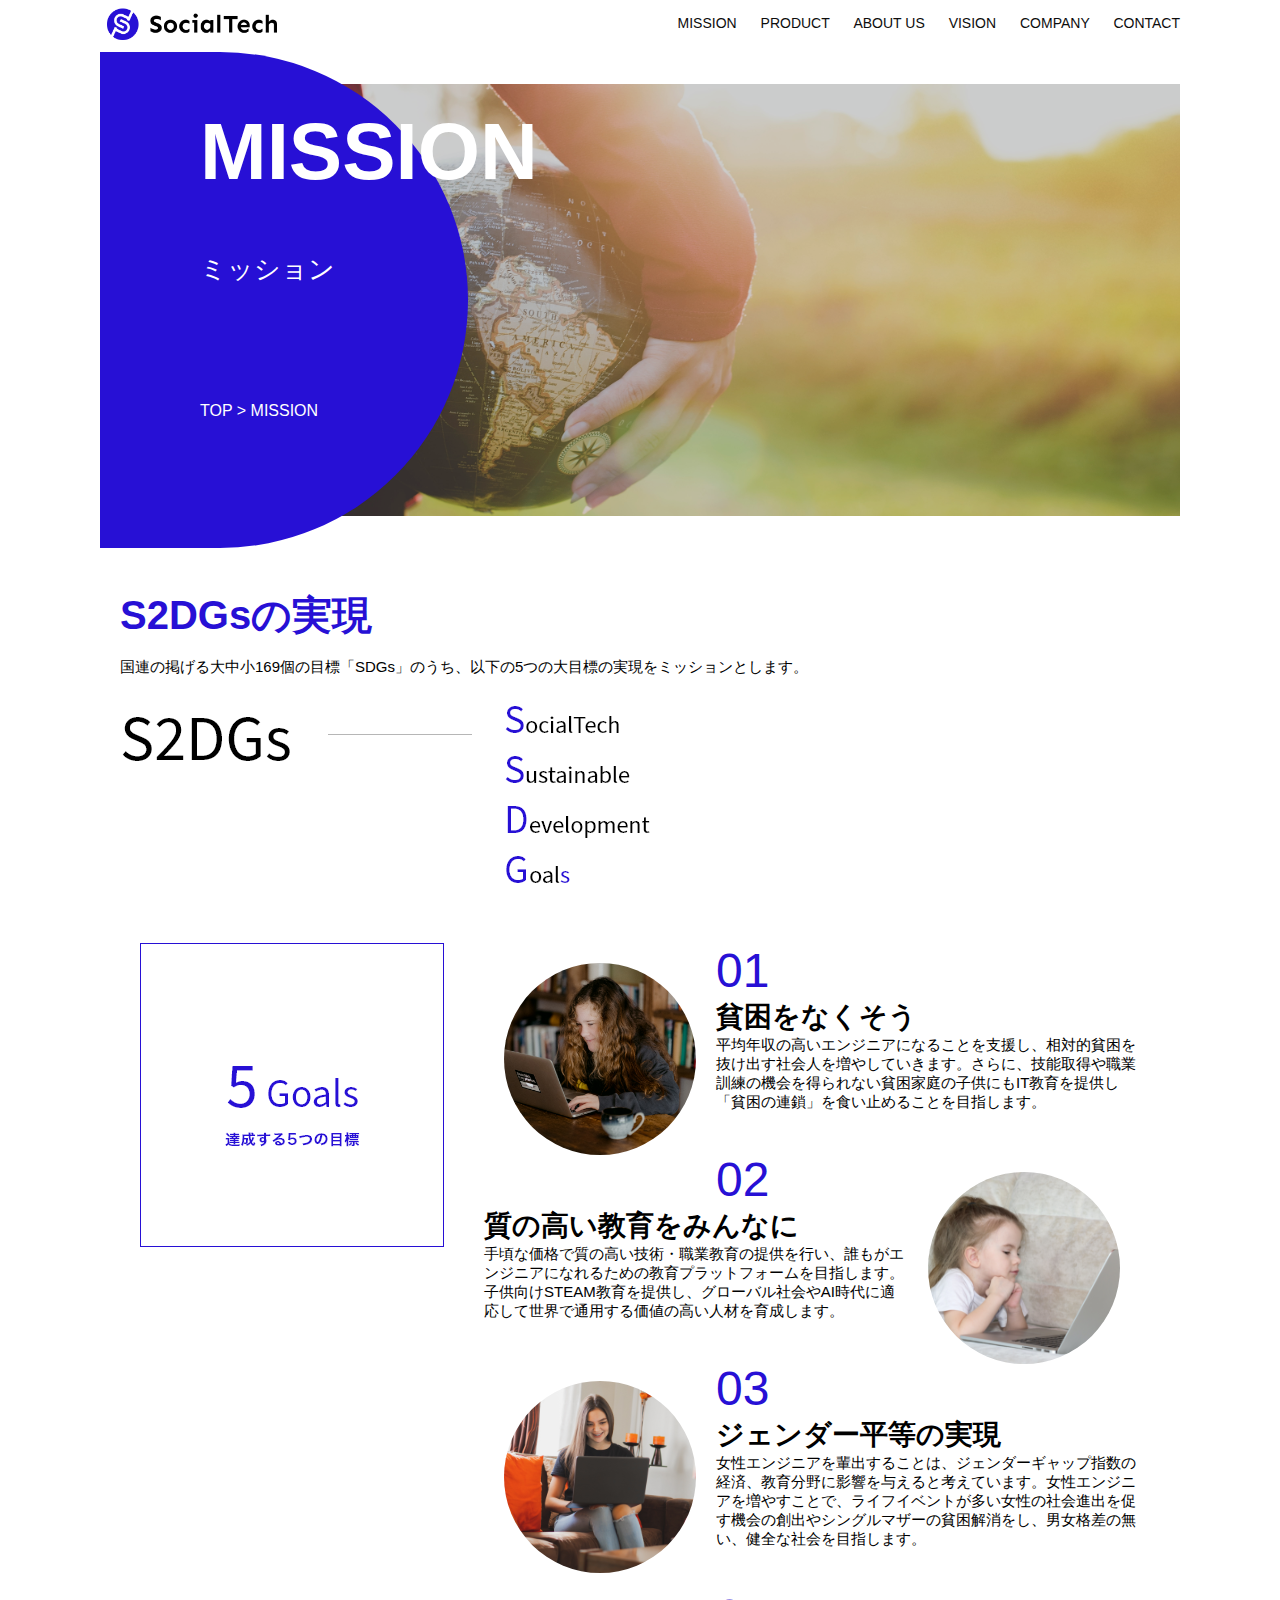
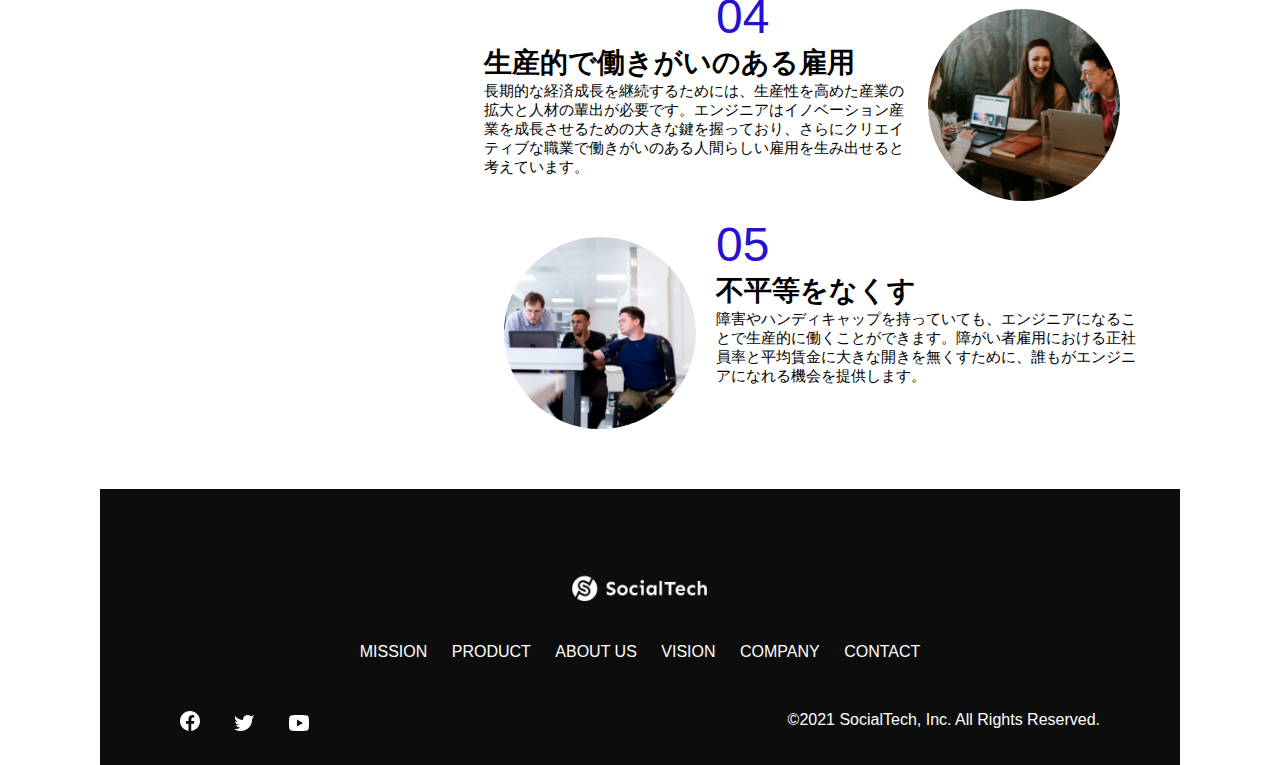
<file: kadai_tutorial_output/socialtech/mission.html>
<!DOCTYPE html>
  <html>
  <head><title>SocialTech - MISSION ミッション -</title>   
    <meta charset="UTF-8">
    <meta name="description" content="SocialTechが目指す5つの目標（S2DGs）を紹介します">
    <meta name="viewport" content="width=device-width, initial-scale=1.0">
    <link rel="stylesheet" href="style.css">
  </head>
 
  <body>
    <!-- ヘッダー -->
    <header>
      <!-- ロゴ -->
      <a href="index.html" id="logo"><img src="images/logo.png" alt="トップページに戻る"></a>
  
      <!-- PC用ナビゲーション -->
      <nav id="nav-pc">
        <a href="mission.html">MISSION</a>
        <a href="product.html">PRODUCT</a>
        <a href="index.html#aboutus">ABOUT US</a>
        <a href="index.html#vision">VISION</a>
        <a href="index.html#company">COMPANY</a>
        <a href="index.html#contact">CONTACT</a>
      </nav>
  
      <!-- スマホ用メニューボタン -->
      <img id="menu-sp" src="images/button-menu.png" alt="ナビゲーションを開く" onclick="document.getElementById('nav-sp').style.display = 'block'">
  
      <!-- スマホ用ナビゲーション -->
      <nav id="nav-sp">
        <img id="close" src="images/button-close.png" alt="ナビゲーションを閉じる" onclick="document.getElementById('nav-sp').style.display = 'none'">
        <a id="logo-sp" href="index.html" onclick="document.getElementById('nav-sp').style.display = 'none'"><img
            src="images/logo-sp.png" alt="トップページに戻る"></a>
        <a class="menu" href="mission.html" onclick="document.getElementById('nav-sp').style.display = 'none'">MISSION</a>
        <a class="menu" href="product.html" onclick="document.getElementById('nav-sp').style.display = 'none'">PRODUCT</a>
        <a class="menu" href="index.html#aboutus" onclick="document.getElementById('nav-sp').style.display = 'none'">ABOUT
          US</a>
        <a class="menu" href="index.html#vision"
          onclick="document.getElementById('nav-sp').style.display = 'none'">VISION</a>
        <a class="menu" href="index.html#company"
          onclick="document.getElementById('nav-sp').style.display = 'none'">COMPANY</a>
        <a class="menu" href="index.html#contact"
          onclick="document.getElementById('nav-sp').style.display = 'none'">CONTACT</a>
        <div id="sns">
          <a href="https://www.facebook.com/sejuku2013"><img src="images/button-facebook.png" alt="Facebookのリンク"></a>
          <a href="https://twitter.com/samuraijuku"><img src="images/button-twitter.png" alt="Twitterのリンク"></a>
          <a href="https://www.youtube.com/channel/UCCFOQO5aDK0xXam4cUQXT8g"><img src="images/button-youtube.png" alt="YouTubeのリンク"></a>
        </div>
      </nav>
    </header>
    <main>
      <article>
        <section id="mission-main">
            <div id="mission-title">
              <h1>MISSION</h1>
              <span>ミッション</span>
              <div>TOP > MISSION</div>
            </div>
          </section>
          <section id="mission-s2dgs">
            <h2 class="mission-h2">S2DGsの実現</h2>
            <p>国連の掲げる大中小169個の目標「SDGs」のうち、以下の5つの大目標の実現をミッションとします。</p>
            <img src="images/mission/mission-s2dgs.png" alt="S2DGs">
          </section>
          <section id="mission-5goals">
            <div>
              <img id="s2dgs-image" src="images/mission/mission-5goals.png" alt="5Goals">
            </div>
            <div>
                <div>
                  <img class="fivegoals-image-left" src="images/mission/mission-5goals01.png" alt="PCを操作する女の子">
                  <span class="fivegoals-number">01</span>
                  <h3 class="fivegoals-h3">貧困をなくそう</h3>
                  <p class="fivegoals-p">
                    平均年収の高いエンジニアになることを支援し、相対的貧困を抜け出す社会人を増やしていきます。さらに、技能取得や職業訓練の機会を得られない貧困家庭の子供にもIT教育を提供し「貧困の連鎖」を食い止めることを目指します。
                  </p>
                </div>
        
                <div>
                  <img class="fivegoals-image-right" src="images/mission/mission-5goals02.png" alt="PCを見つめる小さい女の子">
                  <span class="fivegoals-number">02</span>
                  <h3 class="fivegoals-h3">質の高い教育をみんなに</h3>
                  <p class="fivegoals-p">
                    手頃な価格で質の高い技術・職業教育の提供を行い、誰もがエンジニアになれるための教育プラットフォームを目指します。子供向けSTEAM教育を提供し、グローバル社会やAI時代に適応して世界で通用する価値の高い人材を育成します。
                  </p>
                </div>
        
                <div>
                  <img class="fivegoals-image-left" src="images/mission/mission-5goals03.png" alt="PCを操作する女性">
                  <span class="fivegoals-number">03</span>
                  <h3 class="fivegoals-h3">ジェンダー平等の実現</h3>
                  <p class="fivegoals-p">
                    女性エンジニアを輩出することは、ジェンダーギャップ指数の経済、教育分野に影響を与えると考えています。女性エンジニアを増やすことで、ライフイベントが多い女性の社会進出を促す機会の創出やシングルマザーの貧困解消をし、男女格差の無い、健全な社会を目指します。
                  </p>
                </div>
        
                <div>
                  <img class="fivegoals-image-right" src="images/mission/mission-5goals04.png" alt="笑顔で話し合う3人の男女">
                  <span class="fivegoals-number">04</span>
                  <h3 class="fivegoals-h3">生産的で働きがいのある雇用</h3>
                  <p class="fivegoals-p">
                    長期的な経済成長を継続するためには、生産性を高めた産業の拡大と人材の輩出が必要です。エンジニアはイノベーション産業を成長させるための大きな鍵を握っており、さらにクリエイティブな職業で働きがいのある人間らしい雇用を生み出せると考えています。
                  </p>
                </div>
        
                <div>
                  <img class="fivegoals-image-left" src="images/mission/mission-5goals05.png" alt="障害を持つ男性が生き生きと働く様子">
                  <span class="fivegoals-number">05</span>
                  <h3 class="fivegoals-h3">不平等をなくす</h3>
                  <p class="fivegoals-p">
                    障害やハンディキャップを持っていても、エンジニアになることで生産的に働くことができます。障がい者雇用における正社員率と平均賃金に大きな開きを無くすために、誰もがエンジニアになれる機会を提供します。
                  </p>
                </div>
              </div>
          </section> 
      </article>
      <footer>
        <div id="footer-logo">
          <img src="images/logo-sp.png" alt="SocialTech">
        </div>
        <div id="footer-link">
          <a href="mission.html">MISSION</a>
          <a href="product.html">PRODUCT</a>
          <a href="index.html#aboutus">ABOUT US</a>
          <a href="index.html#vision">VISION</a>
          <a href="index.html#company">COMPANY</a>
          <a href="index.html#contact">CONTACT</a>
        </div>
        <div id="sns-footer">
          <a href="https://www.facebook.com/sejuku2013"><img src="images/button-facebook.png" alt="Facebookのリンク"></a>
          <a href="https://twitter.com/samuraijuku"><img src="images/button-twitter.png" alt="Twitterのリンク"></a>
          <a href="https://www.youtube.com/channel/UCCFOQO5aDK0xXam4cUQXT8g"><img src="images/button-youtube.png" alt="YouTubeのリンク"></a>
          <span id="copyright">&copy;2021 SocialTech, Inc. All Rights Reserved. </span>
        </div>
      </footer>
    </main>
  </body>
 
  </html>
</file>
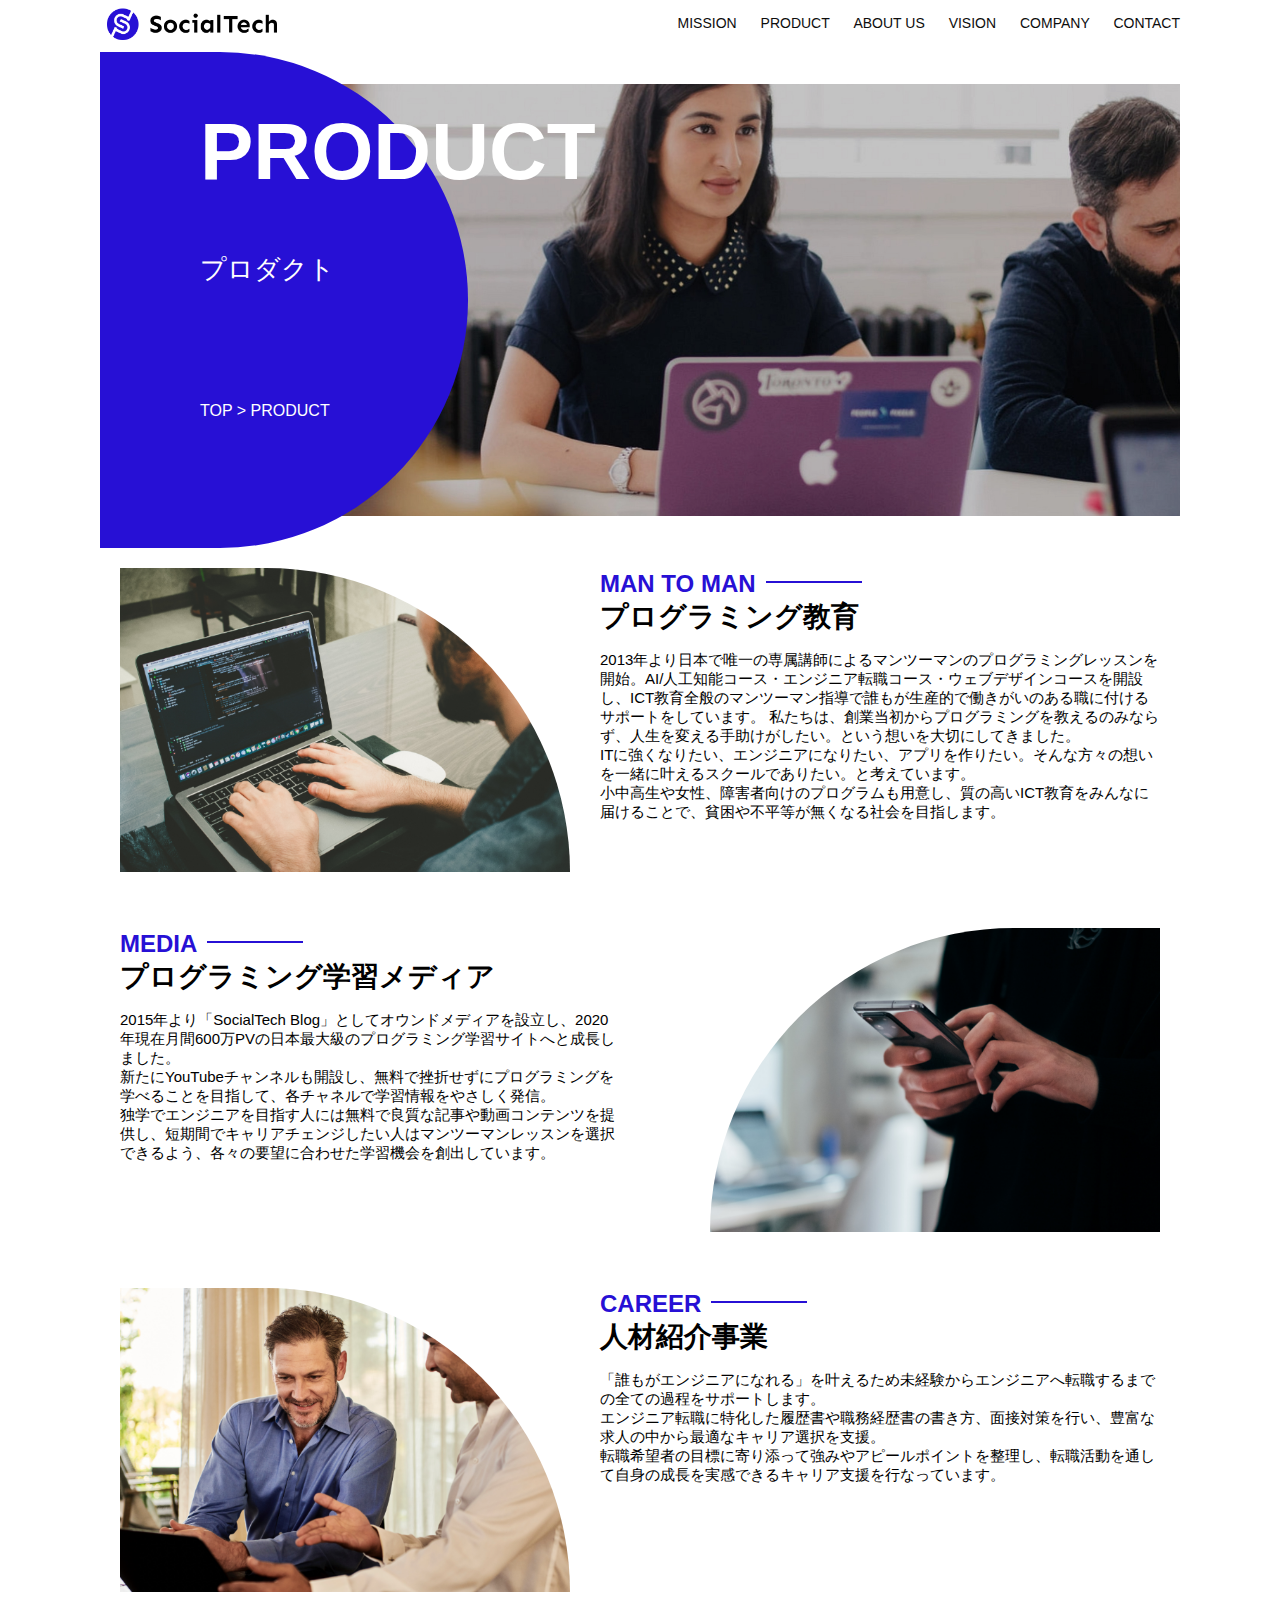
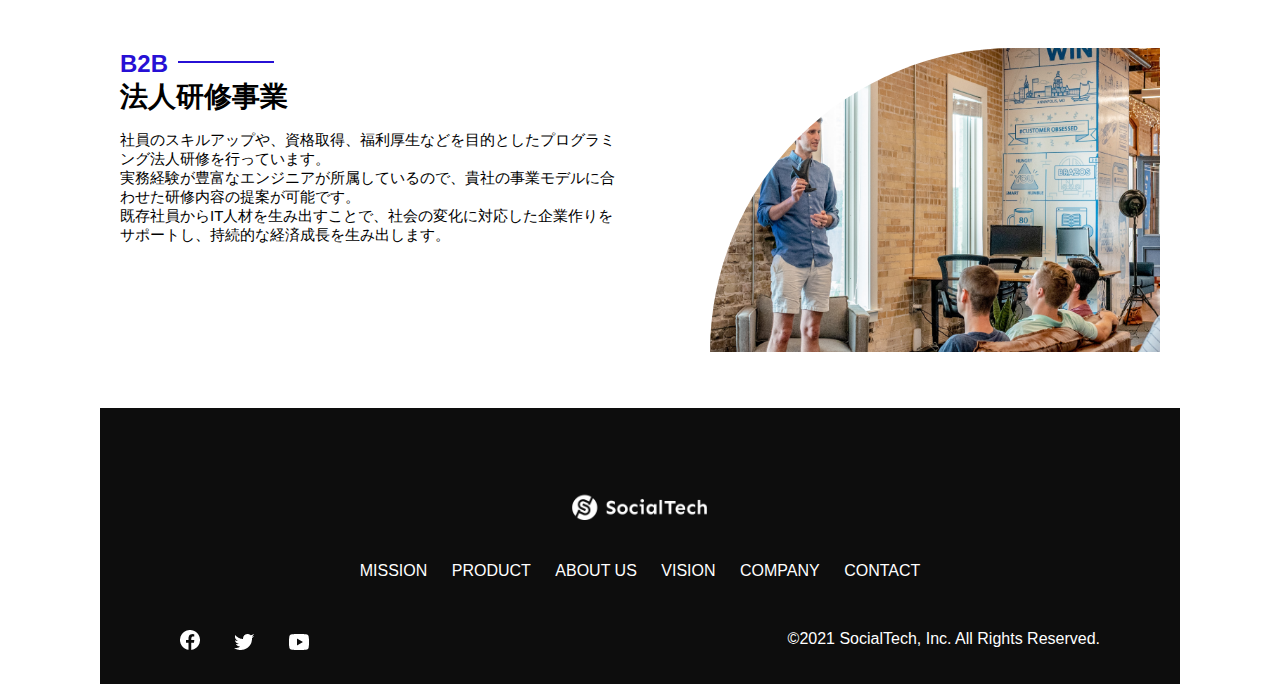
<file: kadai_tutorial_output/socialtech/product.html>
<!DOCTYPE html>
  <html>
  <head>
    <title>SocialTech -PRODUCT プロダクト-</title>
    <meta charset="UTF-8">
    <meta name="description" content="SocialTechの4つのプロダクトを紹介します">
    <meta name="viewport" content="width=device-width, initial-scale=1.0">
    <link rel="stylesheet" href="style.css">
  </head>
  
  <body>
    <!-- ヘッダー -->
    <header>
      <!-- ロゴ -->
      <a href="index.html" id="logo"><img src="images/logo.png" alt="トップページに戻る"></a>
  
      <!-- PC用ナビゲーション -->
      <nav id="nav-pc">
        <a href="mission.html">MISSION</a>
        <a href="product.html">PRODUCT</a>
        <a href="index.html#aboutus">ABOUT US</a>
        <a href="index.html#vision">VISION</a>
        <a href="index.html#company">COMPANY</a>
        <a href="index.html#contact">CONTACT</a>
      </nav>
  
      <!-- スマホ用メニューボタン -->
      <img id="menu-sp" src="images/button-menu.png" alt="ナビゲーションを開く" onclick="document.getElementById('nav-sp').style.display = 'block'">
  
      <!-- スマホ用ナビゲーション -->
      <nav id="nav-sp">
        <img id="close" src="images/button-close.png" alt="ナビゲーションを閉じる" onclick="document.getElementById('nav-sp').style.display = 'none'">
        <a id="logo-sp" href="index.html" onclick="document.getElementById('nav-sp').style.display = 'none'"><img
            src="images/logo-sp.png" alt="トップページに戻る"></a>
        <a class="menu" href="mission.html" onclick="document.getElementById('nav-sp').style.display = 'none'">MISSION</a>
        <a class="menu" href="product.html" onclick="document.getElementById('nav-sp').style.display = 'none'">PRODUCT</a>
        <a class="menu" href="index.html#aboutus" onclick="document.getElementById('nav-sp').style.display = 'none'">ABOUT
          US</a>
        <a class="menu" href="index.html#vision"
          onclick="document.getElementById('nav-sp').style.display = 'none'">VISION</a>
        <a class="menu" href="index.html#company"
          onclick="document.getElementById('nav-sp').style.display = 'none'">COMPANY</a>
        <a class="menu" href="index.html#contact"
          onclick="document.getElementById('nav-sp').style.display = 'none'">CONTACT</a>
        <div id="sns">
          <a href="https://www.facebook.com/sejuku2013"><img src="images/button-facebook.png" alt="Facebookのリンク"></a>
          <a href="https://twitter.com/samuraijuku"><img src="images/button-twitter.png" alt="Twitterのリンク"></a>
          <a href="https://www.youtube.com/channel/UCCFOQO5aDK0xXam4cUQXT8g"><img src="images/button-youtube.png" alt="YouTubeのリンク"></a>
        </div>
      </nav>
    </header>
    <main>
      <article>
        <section id="product-main">
            <div id="product-title">
              <h1>PRODUCT</h1>
              <span>プロダクト</span>
              <div>TOP > PRODUCT</div>
            </div>
          </section>
          <section class="product-section1">
            <img src="images/product/product-mantoman.png" alt="PCでコードを書く男性">
            <div>
              <h2 class="product-h2">MAN TO MAN</h2>
              <h3 class="product-h3">プログラミング教育</h3>
              <p>
                2013年より日本で唯一の専属講師によるマンツーマンのプログラミングレッスンを開始。AI/人工知能コース・エンジニア転職コース・ウェブデザインコースを開設し、ICT教育全般のマンツーマン指導で誰もが生産的で働きがいのある職に付けるサポートをしています。
                私たちは、創業当初からプログラミングを教えるのみならず、人生を変える手助けがしたい。という想いを大切にしてきました。<br>ITに強くなりたい、エンジニアになりたい、アプリを作りたい。そんな方々の想いを一緒に叶えるスクールでありたい。と考えています。<br>小中高生や女性、障害者向けのプログラムも用意し、質の高いICT教育をみんなに届けることで、貧困や不平等が無くなる社会を目指します。
              </p>
            </div>
          </section>
          <section class="product-section2">
            <div>
              <h2 class="product-h2">MEDIA</h2>
              <h3 class="product-h3">プログラミング学習メディア</h3>
              <p>2015年より「SocialTech
                Blog」としてオウンドメディアを設立し、2020年現在月間600万PVの日本最大級のプログラミング学習サイトへと成長しました。<br>新たにYouTubeチャンネルも開設し、無料で挫折せずにプログラミングを学べることを目指して、各チャネルで学習情報をやさしく発信。<br>独学でエンジニアを目指す人には無料で良質な記事や動画コンテンツを提供し、短期間でキャリアチェンジしたい人はマンツーマンレッスンを選択できるよう、各々の要望に合わせた学習機会を創出しています。
              </p>
            </div>
            <img src="images/product/product-media.png" alt="スマートフォンを操作する人">
          </section>
          <section class="product-section1">
            <img src="images/product/product-career.png" alt="笑顔で話し合う2人の男性">
            <div>
              <h2 class="product-h2">CAREER</h2>
              <h3 class="product-h3">人材紹介事業</h3>
              <p>
                「誰もがエンジニアになれる」を叶えるため未経験からエンジニアへ転職するまでの全ての過程をサポートします。<br>エンジニア転職に特化した履歴書や職務経歴書の書き方、面接対策を行い、豊富な求人の中から最適なキャリア選択を支援。<br>転職希望者の目標に寄り添って強みやアピールポイントを整理し、転職活動を通して自身の成長を実感できるキャリア支援を行なっています。<br>
              </p>
            </div>
          </section>
          <section class="product-section2">
            <div>
              <h2 class="product-h2">B2B</h2>
              <h3 class="product-h3">法人研修事業</h3>
              <p>
                社員のスキルアップや、資格取得、福利厚生などを目的としたプログラミング法人研修を行っています。<br>実務経験が豊富なエンジニアが所属しているので、貴社の事業モデルに合わせた研修内容の提案が可能です。<br>既存社員からIT人材を生み出すことで、社会の変化に対応した企業作りをサポートし、持続的な経済成長を生み出します。
              </p>
            </div>
            <img src="images/product/product-b2b.png" alt="講演中の男性とそれを聴く人々">
          </section>
      </article>
      <footer>
        <div id="footer-logo">
          <img src="images/logo-sp.png" alt="SocialTech">
        </div>
        <div id="footer-link">
          <a href="mission.html">MISSION</a>
          <a href="product.html">PRODUCT</a>
          <a href="index.html#aboutus">ABOUT US</a>
          <a href="index.html#vision">VISION</a>
          <a href="index.html#company">COMPANY</a>
          <a href="index.html#contact">CONTACT</a>
        </div>
        <div id="sns-footer">
          <a href="https://www.facebook.com/sejuku2013"><img src="images/button-facebook.png" alt="Facebookのリンク"></a>
          <a href="https://twitter.com/samuraijuku"><img src="images/button-twitter.png" alt="Twitterのリンク"></a>
          <a href="https://www.youtube.com/channel/UCCFOQO5aDK0xXam4cUQXT8g"><img src="images/button-youtube.png" alt="YouTubeのリンク"></a>
          <span id="copyright">&copy;2021 SocialTech, Inc. All Rights Reserved. </span>
        </div>
      </footer>
    </main>
  </body>
  
  </html>
</file>
<file: kadai_012/style.css>
/* PC、スマホ共通スタイル */
body {
  font-family: "Source Sans Pro", "Hiragino Kaku Gothic ProN", Meiryo, Arial,
    sans-serif;
}

p {
  font-size: 15px;
}

/*================
PC用のスタイル 
=================*/
/* 横幅設定 */
body {
  max-width: 1080px;
  min-width: 960px;
  margin: 0 auto 0 auto;
}

/* ヘッダー */
header {
  display: flex;
  justify-content: space-between;
}

/* ナビゲーションのレイアウト */
#nav-pc {
  text-align: right;
  font-size: 14px;
  padding-top: 15px;
}

/* ナビゲーションのリンクの装飾設定 */
#nav-pc>a {
  text-decoration: none;
  margin-left: 20px;
}

#nav-pc>a:link {
  color: #0d0d0d;
}

#nav-pc>a:visited {
  color: #0d0d0d;
}

#nav-pc>a:hover {
  color: #0d0d0d;
  text-decoration: underline;
}

#nav-pc>a:active {
  color: #0d0d0d;
}

/* メインビジュアル*/
#main-visual {
  position: relative;
  height: 400px;
}

#main-message {
  position: absolute;
  top: 0;
  left: 0;
  background-color: #2710d5;
  color: #ffffff;
  border-radius: 0 0 476px 0;
  max-width: 620px;
  height: 100%;
  width: 100%;
  z-index: 11;
}

#main-message>h1 {
  font-size: 60px;
  font-weight: bold;
  margin: 100px 0 0 50px;
}

#main-message>p {
  font-size: 28px;
  margin: 0 0 0 50px;
}

#main-visual>img {
  max-width: 620px;
  border-radius: 476px 0 0 0;
  position: absolute;
  top: 0;
  right: 0;
  z-index: 10;
}

/* 見出し */
h2 {
  margin: 40px 0 0 0;
}

h2::after {
  content: url("images/line.png");
  margin-left: 10px;
}

h3 {
  font-size: 27px;
}

/* ミッション */
#mission {
  margin: 80px auto 80px auto;
  width: 100%;
}

#mission-flex {
  width: 100%;
  display: flex;
}

#mission-flex>div {
  width: 50%;
  margin: 20px;
}

#mission-photo {
  width: 100%;
}

#s2dgs {
  margin-top: 50px;
}

/* プロダクト */
#product {
  background-color: #fafafa;
  width: 100%;
  margin: 80px 0 80px 0;
  padding: 10px 40px 0px 40px;
}

/* 外枠 */
#product>div {
  margin-top: 40px;
  display: flex;
}

/* 左のカラム */
#product-left {
  width: 50%;
  margin-right: 20px;
}

/* 右のカラム */
#product-right {
  width: 50%;
  margin-left: 20px;
  margin-top: 80px;
}

/* 画像＋説明の枠 */
#product-left>div {
  position: relative;
  height: 480px;
  margin-right: 20px;
}

#product-right>div {
  position: relative;
  height: 480px;
  margin-left: 20px;
}

/* 画像 */
.product-photo {
  width: 100%;
}

/* 説明文の枠 */
.product-explain {
  background-color: #ffffff;
  position: absolute;
  left: 0;
  top: 280px;
  margin: 0 40px 0 40px;
  padding: 20px;
  box-shadow: 5px 5px 10px rgba(0, 0, 0, 0.05);
}

/* 説明文の英語 */
.product-explain>span {
  color: #2710d5;
  font-weight: bold;
  font-size: 16px;
  margin: 0;
}

/* 説明文の見出し */
.product-explain>h3 {
  margin: 5px 0 5px 0;
}

/* 説明文 */
.product-explain>p {
  margin: 0;
}

/* 「もっとみる」ボタン */
#product-more {
  margin: 0 auto -42px auto;
}

/* ABOUT US */
#aboutus {
  margin: 80px auto 80px auto;
}

/* 3つの組織文化と画像を入れる枠 */
#aboutus>div {
  display: flex;
}

/* 画像 */
.culture-img {
  width: 100%;
  align-self: flex-start;
}

.culture-img2 {
  margin-top: 50px;
  width: 100%;
}

/* 3つの組織文化の表 */
.culture-table {
  max-width: 500px;
  margin-right: 50px;
}

/* 番号 */
.culture-num {
  font-size: 80px;
  color: #2710d5;
  margin: 0 20px 0 0;
}

/* 組織文化英語 */
.culture-en {
  color: #2710d5;
  font-weight: bold;
  font-size: 24px;
  display: block;
}

/* 組織文化日本語 */
.culture-jp {
  font-size: 28px;
  font-weight: bold;
}

/* 説明文 */
.culture-description {
  margin: 0;
}

/* ビジョン */
#vision {
  margin: 80px auto 80px auto;
}

/* セクション内の外枠 */
#vision>div {
  width: 100%;
  display: flex;
  justify-content: space-between;
  flex-wrap: wrap;
}

/* 7つの行動指針の枠 */
.vision-box {
  width: 300px;
  height: 300px;
  margin-bottom: 30px;
  position: relative;
}

.vision-box>img {
  width: 100%;
  height: auto;
  position: absolute;
  top: 0;
  left: 0;
  z-index: 30;
}

.vision-box>span {
  position: absolute;
  top: 0;
  left: 0;
  z-index: 31;
  margin-right: 20px;
}

.vision-box>span>h4 {
  color: #2710d5;
  font-size: 19px;
  margin: 80px 0 0 0;
  Ï
}

.vision-box>span>h4::first-letter {
  font-size: 40px;
}

.vision-box>span>h5 {
  font-size: 20px;
  margin: 0 0 0 0;
}

.vision-box>span>p {
  margin: 10px 0 0 0;
}

/* 追加のCSS(cases)*/
#cases {
margin-top: 40px;
margin-bottom: 40px;
width: 100%;
}  

ul {
  list-style: none;
  display: flex;
} 

li {
  width:33%;
  margin: 20px;
}

.case-card {
  background-color:#FFFFFF;
  min-height: 400px;
  box-shadow: 5px 5px 15px rgba(0, 0, 0, 0.2);
}

.case-img {
  max-width: 100%;
  
}

.case-info {
  padding-top: 10px;
  padding-bottom: 10px;
  padding-left: 20px;
  padding-right: 20px;
} 

.case-name {
  color: #2710d5;
  font-size: 19px;
}
.case-contect {
  font-size: 14px;
}  

/* 会社概要 */
#company {
  margin: 80px auto 80px auto;
}

#company-table {
  width: 100%;
}

.tableheader {
  text-align: left;
  padding: 20px;
  border-bottom-color: #2710d5;
  border-bottom-width: 1px;
  border-bottom-style: solid;
  width: 100px;
}

.tableheader-first {
  text-align: left;
  padding: 20px;
  border-bottom-color: #2710d5;
  border-bottom-width: 1px;
  border-bottom-style: solid;
  border-top-color: #2710d5;
  border-top-width: 1px;
  border-top-style: solid;
  width: 100px;
}

.cell {
  padding: 30px;
  border-bottom-color: #ececec;
  border-bottom-width: 1px;
  border-bottom-style: solid;
}

.cell-first {
  padding: 30px;
  border-bottom-color: #ececec;
  border-bottom-width: 1px;
  border-bottom-style: solid;
  border-top-color: #ececec;
  border-top-width: 1px;
  border-top-style: solid;
}

#company>iframe {
  width: 100%;
  height: 368px;
  margin-top: 40px;
}

/* お問い合わせ */
#contact {
  margin: 80px auto 80px auto;
}

/* 外枠 */
#contact>form>div {
  display: flex;
  flex-direction: row;
  flex-wrap: wrap;
  padding-bottom: 30px;
}

/* 左列の見出し */
.contact-heading {
  width: 240px;
  align-self: center;
}

/* 見出しのラベル */
.contact-label {
  font-weight: bold;
}

/* 必須 */
.contact-span {
  color: #ce2222;
  margin: 0 0 0 20px;
  font-weight: bold;
}

/* テキストボックス */
.contact-textbox {
  border-top: 0;
  border-left: 0;
  border-right: 0;
  border-bottom-width: 1px;
  border-bottom-color: #707070;
  border-bottom-style: solid;
  background-color: #fafafa;
  width: 400px;
  height: 56px;
}

/* お問い合わせ内容のテキストエリア */
.contact-textarea {
  border-top: 0;
  border-left: 0;
  border-right: 0;
  border-bottom-width: 1px;
  border-bottom-color: #707070;
  border-bottom-style: solid;
  background-color: #fafafa;
  width: 400px;
  height: 200px;
}

/* 個人情報の取り扱い */
details {
  width: 700px;
}

details>div {
  background-color: #fafafa;
  padding: 20px;
}

details>div>span {
  font-weight: bold;
}

/* フッター */
footer {
  background-color: #0d0d0d;
  text-align: center;
  padding: 80px 80px 30px 80px;
}

#footer-logo {
  margin-bottom: 30px;
}

#footer-link {
  margin-bottom: 50px;
}
#footer-link > a {
  text-decoration: none;
  margin: 10px;
}
#footer-link > a:link {
  color: #ffffff;
}
#footer-link > a:visited {
  color: #ffffff;
}
#footer-link > a:hover {
  color: #ffffff;
  text-decoration: underline;
}
#footer-link > a:active {
  color: #ffffff;
}

#sns-footer {
  text-align: left;
  width: 100%;
}

#sns-footer > a {
  margin-right: 30px;
}

#copyright {
  color: #ffffff;
  float: right;
}
</file>
<file: kadai_013/style.css>
/* PC、スマホ共通スタイル */
body {
  font-family: "Source Sans Pro", "Hiragino Kaku Gothic ProN", Meiryo, Arial,
    sans-serif;
}

p {
  font-size: 15px;
}

#main-visual>img {
  width: 100%;
}

/*================
PC用のスタイル 
=================*/
@media screen and (min-width: 768px) {
  /* 横幅設定 */
  body {
    max-width: 1080px;
    min-width: 960px;
    margin: 0 auto 0 auto;
  }

  /* ヘッダー */
  header {
    display: flex;
    justify-content: space-between;
  }

  /* ナビゲーションのレイアウト */
  #nav-pc {
    text-align: right;
    font-size: 14px;
    padding-top: 15px;
  }

  /* ナビゲーションのリンクの装飾設定 */
  #nav-pc>a {
    text-decoration: none;
    margin-left: 20px;
  }

  #nav-pc>a:link {
    color: #0d0d0d;
  }

  #nav-pc>a:visited {
    color: #0d0d0d;
  }

  #nav-pc>a:hover {
    color: #0d0d0d;
    text-decoration: underline;
  }

  #nav-pc>a:active {
    color: #0d0d0d;
  }
/*追加*/
  #menu-sp {
    display: none;
  } 
  
  #nav-sp {
    display: none;
  } 
}

/* 画面幅が767px以下のとき */
@media screen and (max-width: 767px) {
  /* スマートフォン用のスタイルを指定する */
body {
  min-width:375px;
  margin: 0;
} 
/* PCのナビゲーションを非表示に*/
#nav-pc {
  display: none;
}
/* ハンバーガーメニュー*/
#menu-sp {
  float: right;
  padding: 0;
}
/* スマホ用ナビゲーション*/
#nav-sp {
  background-color:#ce933e;
  position: absolute;
  left: 0;
  top: 0;
  height: 100%;
  width: 100%;
  display: none;
  z-index: 100;
}
/*xボタン*/
#close {
position: absolute;
top: 20px;
right: 20px;
}
/* ナビゲーションメニュー用ロゴ*/
#logo-sp {
  margin-top: 80px;
  margin-bottom: 30px;
  margin-right: 0px;
  margin-left: 20px;
}

#nav-sp > a {
  display: block;
} 

#nav-sp > a:link {
  color: #ffffff;
} 

#nav-sp > a:visited {
  color: #ffffff;
}

#nav-sp > a:hover {
  color: #ffffff;
  text-decoration: underline;
}

#nav-sp > a:active {
color: #ffffff;
}

#nav-sp > .menu {
  text-decoration: none;
  display: block;
  margin-left: 20px;
  margin-right: 20px;
  height: 44px;
  font-size: 16px;
  background-image:url("images/arrow.png") ;
  background-repeat: no-repeat;
  background-position: right top;
}

}
</file>
<file: kadai_tutorial_output/socialtech/style.css>
/* PC、スマホ共通スタイル */
 body {
    font-family: "Source Sans Pro", "Hiragino Kaku Gothic ProN", Meiryo, Arial, sans-serif;
  }
  
  p {
    font-size: 15px;
  }

  /*================
  PC用のスタイル
  =================*/
  @media screen and (min-width: 768px) {

  /* 横幅設定 */
  body {
    max-width: 1080px;
    min-width: 960px;
    margin: 0 auto 0 auto;
  }
  
  /* ヘッダー */
  header {
    display: flex;
    justify-content: space-between;
  }

   /* ナビゲーションのレイアウト */
   #nav-pc {
    font-size: 14px;
    padding-top: 15px;
  }
  
  /* ナビゲーションのリンクの装飾設定 */
  #nav-pc > a {
    text-decoration: none;
    margin-left: 20px;
  }
  #nav-pc > a:link {
    color: #0d0d0d;
  }
  #nav-pc > a:visited {
    color: #0d0d0d;
  }
  #nav-pc > a:hover {
    color: #0d0d0d;
    text-decoration: underline;
  }
  #nav-pc > a:active {
    color: #0d0d0d;
  }

  /* スマホ用ナビを非表示 */
  #nav-sp,
  #menu-sp {
    display: none;
  }

  /* メインビジュアル*/
  #main-visual {
    position: relative;
    height: 400px;
  }

  #main-message {
    position: absolute;
    top: 0;
    left: 0;
    background-color: #2710d5;
    color: #ffffff;
    border-radius: 0 0 476px 0;
    max-width: 620px;
    height: 100%;
    width: 100%;
    z-index: 11;
  } 

  #main-message > h1 {
    font-size: 60px;
    font-weight: bold;
    margin: 100px 0 0 50px;
  }

  #main-message > p { 
    font-size: 28px;
    margin: 0 0 0 50px;
  }

  #main-visual > img {
    max-width: 620px;
    border-radius: 476px 0 0 0;
    position: absolute;
    top: 0;
    right: 0;
    z-index: 10;
  }

   /* 見出し */
   h2 {
    margin: 40px 0 0 0;
  }
  
  h2::after {
    content: url("images/line.png");
    margin-left: 10px;
  }
  
  h3 {
    font-size: 27px;
  }

   /* ミッション */
   #mission {
    margin: 80px auto 80px auto;
    width: 100%;
  }
  
  #mission-flex {
    width: 100%;
    display: flex;
  }

  #mission-flex > div {
    width: 50%;
    margin: 20px;
  }
  
  #mission-photo {
    width: 100%;
  }
  
  #s2dgs {
    margin-top: 50px;
    width: 100%;
  }

   /* プロダクト */
   #product {
    background-color: #fafafa;
    margin: 80px 0 80px 0;
    padding: 10px 40px 0px 40px;
  }
  
  /* 外枠 */
  #product > div {
    margin-top: 40px;
    display: flex;
  }
  
  /* 左のカラム */
  #product-left {
    width: 50%;
    margin-right: 20px;
  }
  
  /* 右のカラム */
  #product-right {
    width: 50%;
    margin-left: 20px;
    margin-top: 80px;
  }
  
  /* 画像＋説明の枠 */
  #product-left > div {
    position: relative;
    height: 480px;
    margin-right: 20px;
  }
  #product-right > div {
    position: relative;
    height: 480px;
    margin-left: 20px;
  }

   /* 画像 */
   .product-photo {
    width: 100%;
  }

   /* 説明文の枠 */
   .product-explain {
    background-color: #ffffff;
    position: absolute;
    left: 0;
    top: 280px;
    margin: 0 40px 0 40px;
    padding: 20px;
    box-shadow: 5px 5px 10px rgba(0, 0, 0, 0.05);
  }
  
  /* 説明文の英語 */
  .product-explain > span {
    color: #2710d5;
    font-weight: bold;
    font-size: 16px;
    margin: 0;
  }
  
  /* 説明文の見出し */
  .product-explain > h3 {
    font-size: 20px;
    margin: 5px 0 5px 0;
  }
  
  /* 説明文 */
  .product-explain > p {
    font-size: 14px;
    margin: 0;
  }
  
  /* 「もっとみる」ボタン */
  #product-more {
    margin: 0 auto -42px auto;
  }

  /* ABOUT US */
  #aboutus {
    margin: 80px auto 80px auto;
  }
  
  /* 3つの組織文化と画像を入れる枠 */
  #aboutus > div {
    display: flex;
  }

  /* 画像 */
  .culture-img {
    width: 100%;
    align-self: flex-start;
  }
  
  .culture-img2 {
    margin-top: 50px;
    width: 100%;
  }

  /* 3つの組織文化の表 */
  .culture-table {
    margin-right: 50px;
  }

  /* 番号 */
  .culture-num {
    font-size: 80px;
    color: #2710d5;
    margin: 0 20px 0 0;
  }
  
  /* 組織文化英語 */
  .culture-en {
    color: #2710d5;
    font-weight: bold;
    font-size: 24px;
    display: block;
  }
  
  /* 組織文化日本語 */
  .culture-jp {
    font-size: 28px;
    font-weight: bold;
  }
  
  /* 説明文 */
  .culture-description {
    margin: 0;
  }

  /* ビジョン */
  #vision {
    margin: 80px auto 80px auto;
  }
  
  /* セクション内の外枠 */
  #vision > div {
    width: 100%;
    display: flex;
    justify-content: space-between;
    flex-wrap: wrap;
  }
  
  /* 7つの行動指針の枠 */
  .vision-box {
    width: 300px;
    height: 300px;
    margin-bottom: 30px;
    position: relative;
  }

  .vision-box > img {
    width: 100%;
    height: auto;
    position: absolute;
    top: 0;
    left: 0;
    z-index: 30;
  }
  
  .vision-box > span {
    position: absolute;
    top: 0;
    left: 0;
    z-index: 31;
    margin-right: 20px;
  }
  
  .vision-box > span > h4 {
    color: #2710d5;
    font-size: 19px;
    margin: 80px 0 0 0;
  }
  
  .vision-box > span > h4::first-letter {
    font-size: 40px;
  }
  
  .vision-box > span > h5 {
    font-size: 20px;
    margin: 0 0 0 0;
  }
  
  .vision-box > span > p {
    margin: 10px 0 0 0;
  }

  /* 会社概要 */
  #company {
    margin: 80px auto 80px auto;
  }

  #company-table {
    width: 100%;
  }
 
  .tableheader {
    text-align: left;
    padding: 20px;
    border-bottom-color: #2710d5;
    border-bottom-width: 1px;
    border-bottom-style: solid;
    width: 100px;
  }
 
  .tableheader-first {
    text-align: left;
    padding: 20px;
    border-bottom-color: #2710d5;
    border-bottom-width: 1px;
    border-bottom-style: solid;
    border-top-color: #2710d5;
    border-top-width: 1px;
    border-top-style: solid;
    width: 100px;
  }
 
  .cell {
    padding: 30px;
    border-bottom-color: #ececec;
    border-bottom-width: 1px;
    border-bottom-style: solid;
  }
 
  .cell-first {
    padding: 30px;
    border-bottom-color: #ececec;
    border-bottom-width: 1px;
    border-bottom-style: solid;
    border-top-color: #ececec;
    border-top-width: 1px;
    border-top-style: solid;
  }

  #company > iframe {
    width: 100%;
    height: 368px;
    margin-top: 40px;
  }

  /* お問い合わせ */
  #contact {
    margin: 80px auto 80px auto;
  }
  
  /* 外枠 */
  #contact > form > div {
    display: flex;
    flex-direction: row;
    flex-wrap: wrap;
    padding-bottom: 30px;
  }

  /* 左列の見出し */
  .contact-heading {
    width: 240px;
    align-self: center;
  }
  /* 見出しのラベル */
  .contact-label {
    font-weight: bold;
  }
  /* 必須 */
  .contact-span {
    color: #ce2222;
    margin: 0 0 0 20px;
    font-weight: bold;
  }

   /* テキストボックス */
   .contact-textbox {
    border-top: 0;
    border-left: 0;
    border-right: 0;
    border-bottom-width: 1px;
    border-bottom-color: #707070;
    border-bottom-style: solid;
    background-color: #fafafa;
    width: 400px;
    height: 56px;
  }
  /* お問い合わせ内容のテキストエリア */
  .contact-textarea {
    border-top: 0;
    border-left: 0;
    border-right: 0;
    border-bottom-width: 1px;
    border-bottom-color: #707070;
    border-bottom-style: solid;
    background-color: #fafafa;
    width: 400px;
    height: 200px;
  }

 /* 個人情報の取り扱い */
 details {
  width: 700px;
}
details > div {
  background-color: #fafafa;
  padding: 20px;
} 
details > div > span {
  font-weight: bold;
}

 /* フッター */
 footer {
  background-color: #0d0d0d;
  text-align: center;
  padding: 80px 80px 30px 80px;
}

#footer-logo {
  margin-bottom: 30px;
}

#footer-link {
  margin-bottom: 50px;
}
#footer-link > a {
  text-decoration: none;
  margin: 10px;
}
#footer-link > a:link {
  color: #ffffff;
}
#footer-link > a:visited {
  color: #ffffff;
}
#footer-link > a:hover {
  color: #ffffff;
  text-decoration: underline;
}
#footer-link > a:active {
  color: #ffffff;
}

#sns-footer {
  text-align: left;
  width: 100%;
}

#sns-footer > a {
  margin-right: 30px;
}

#copyright {
  color: #ffffff;
  float: right;
}

 /* mission.html用スタイル */
   /* ミッションのメインビジュアル */
   #mission-main {
    height: 496px;
    width: 100%;
    background-image: url("images/mission/mission-main.png");
    background-repeat: no-repeat;
    background-position-y: center;
  }

  #mission-title {
    background-color: #2710d5;
    width: 368px;
    color: #ffffff;
    height: 496px;
    border-radius: 0 248px 248px 0;
    position: relative;
  }

  #mission-title > h1 {
    position: absolute;
    top: 0;
    left: 100px;
    font-size: 80px;
  }

  #mission-title > span {
    position: absolute;
    top: 200px;
    left: 100px;
    font-size: 26px;
  }

  #mission-title > div {
    position: absolute;
    top: 350px;
    left: 100px;
    font-size: 16px;
  }

  #mission-s2dgs {
    width: 100%;
    margin: 20px;
  }

  .mission-h2 {
    color: #2710d5;
    font-size: 40px;
  }

  .mission-h2::after {
    content: none;
  }

  #mission-5goals {
    margin: 20px;
    display: flex;
  }

  #mission-5goals > div {
    flex-grow: 1;
    padding: 20px;
  }

  #mission-5goals > div > div {
    margin-bottom: 40px;
  }

  .fivegoals-image-right {
    float: right;
    margin: 20px;
  }

  .fivegoals-image-left {
    float: left;
    margin: 20px;
  }

  .fivegoals-number {
    color: #2710d5;
    font-size: 48px;
    margin: 0;
  }

  .fivegoals-h3 {
    font-size: 28px;
    margin: 0;
  }

  .fivegoals-p {
    margin: 0;
  }

   /* プロダクトページ */
   #product-main {
    height: 496px;
    width: 100%;
    background-image: url("images/product/product-main.png");
    background-repeat: no-repeat;
    background-position-y: center;
  }

  #product-title {
    background-color: #2710d5;
    width: 368px;
    color: #ffffff;
    height: 496px;
    border-radius: 0 248px 248px 0;
    position: relative;
  }
  #product-title > h1 {
    position: absolute;
    top: 0;
    left: 100px;
    font-size: 80px;
  }

  #product-title > span {
    position: absolute;
    top: 200px;
    left: 100px;
    font-size: 26px;
  }

  #product-title > div {
    position: absolute;
    top: 350px;
    left: 100px;
    font-size: 16px;
  }

  /* セクション1 */
  .product-section1 {
    position: relative;
    margin: 20px;
    height: 340px;
  }

  .product-section1 > img {
    position: absolute;
    top: 0;
    left: 0;
    width: 450px;
    margin: 0 40px 30px 0;
    border-radius: 0 432px 0 0;
  }

  .product-section1 > div {
    position: absolute;
    top: 0;
    left: 480px;
  }

  /* セクション2 */
  .product-section2 {
    position: relative;
    margin: 20px;
    height: 340px;
  }

  .product-section2 > img {
    position: absolute;
    top: 0;
    right: 0;
    width: 450px;
    margin: 0 0 30px 40px;
    border-radius: 432px 0 0 0;
  }

  .product-section2 > div {
    width: 500px;
    position: absolute;
    top: 0;
    left: 0;
  }

  .product-h2 {
    color: #2710d5;
    font-size: 24px;
    margin: 0;
  }

  .product-h3 {
    font-size: 28px;
    margin: 0;
  }

}

/*====================
スマートフォン用のスタイル
=====================*/
@media screen and (max-width: 767px) {
  body {
    min-width: 375px;
    margin: 0;
  }

  /* PC用ナビゲーション非表示 */
  #nav-pc {
    display: none;
  }

  /* ハンバーガーメニュー */
  #menu-sp {
    float: right;
    padding: 0;
  }

   /* スマホ用ナビゲーションの表示切替 */
   /* 初期状態、レイアウトと非表示設定 */
   #nav-sp {
    background-color: #2710d5;
    position: absolute;
    left: 0;
    top: 0;
    height: 100%;
    width: 100%;
    display: none;
    z-index: 100;
  }

   /* ×ボタン */
   #close {
    position: absolute;
    top: 20px;
    right: 20px;
  }

  /* ナビゲーションメニュー用ロゴ */
  #logo-sp {
    margin: 80px 0 30px 20px;
  }

   /* ナビゲーションのリンクの装飾設定 */
   #nav-sp > a {
    display: block;
  }
  #nav-sp > a:link {
    color: #ffffff;
  }
  #nav-sp > a:visited {
    color: #ffffff;
  }
  #nav-sp > a:hover {
    color: #ffffff;
    text-decoration: underline;
  }
  #nav-sp > a:active {
    color: #ffffff;
  }
  #nav-sp > .menu {
    text-decoration: none;
    display: block;
    margin: 0 20px 0 20px;
    height: 44px;
    font-size: 16px;
    background-image: url("images/arrow.png");
    background-repeat: no-repeat;
    background-position: right top;
  }

  #sns {
    position: absolute;
    bottom: 20px;
    left: 20px;
  }
  #sns > a {
    margin-right: 30px;
  }

  /* メインビジュアル */
  #main-visual {
    position: relative;
    height: 470px;
    width: 100%;
    overflow: hidden;
  }
  #main-visual > div {
    position: absolute;
    top: 0;
    left: 0;
    background-color: #2710d5;
    color: white;
    border-radius: 0 0 476px 0;
    text-align: center;
    height: 280px;
    width: 100%;
    z-index: 11;
  }
  #main-visual > div > h1 {
    font-size: 28px;
    margin: 90px 0 0 0;
  }

  #main-visual > div > p {
    margin: 0;
  }

  #main-visual > img {
    width: 100%;
    border-radius: 476px 0 0 0;
    z-index: 10;
    position: absolute;
    bottom: 0;
    right: 0;
  }

   /* 見出し */
   h2::after {
    content: url("images/line.png");
    margin-left: 10px;
  }

  h3 {
    font-size: 24px;
    margin: 10px 0 0 0;
  }

  /* ミッション */
  #mission {
    margin: 20px;
  }

  #mission-photo {
    width: 100%;
  }

  #s2dgs {
    width: 100%;
  }

    /* プロダクト */
    #product {
      background-color: #fafafa;
      padding-top: 10px;
    }
  
    #product h2 {
      margin-left: 20px;
    }
    /* 外枠 */
    /* 左右のカラム　スマホでは縦並び */
    #product-left,
    #product-right {
      margin-right: 20px;
      margin-left: 20px;
    }

    /* 画像＋説明の枠 */
   #product-left > div,
   #product-right > div {
     position: relative;
     height: 540px;
   }
 
   /* 説明文の枠 */
   .product-explain {
     background-color: #ffffff;
     position: absolute;
     left: 0;
     bottom: 50px;
     padding: 20px;
     box-shadow: 5px 5px 10px rgba(0, 0, 0, 0.05);
   }
 
   .product-explain > span {
     color: #2710d5;
     font-weight: bold;
     font-size: 16px;
     margin: 0px;
   }
 
   .product-explain > h3 {
     margin: 10px 0 10px 0;
   }

   /* 画像 */
   .product-photo {
    width: 100%;
  }

  #product-more > img {
    margin: 0 0 -42px 20px;
  }

   /* ABOUT US */
   #aboutus {
    margin: 80px 20px 80px 20px;
  }

  #aboutus > div {
    display: flex;
    flex-direction: column;
  }

  .culture-table {
    width: 100%;
    padding-right: 20px;
    order: 2;
  }
  .culture-img {
    width: 100%;
    order: 1;
  }

  .culture-img2 {
    width: 100%;
  }

  .culture-num {
    font-size: 80px;
    color: #2710d5;
  }

  .culture-en {
    color: #2710d5;
    font-weight: bold;
    font-size: 24px;
    display: block;
  }

  .culture-jp {
    display: block;
  }

  .culture-description {
    margin: 0;
  }

   /* ビジョン */
   #vision {
    margin: 80px 20px 80px 20px;
  }

  .vision-box {
    width: 300px;
    height: 300px;
    margin-bottom: 30px;
    position: relative;
  }

  .vision-box > img {
    width: 100%;
    height: auto;
    position: absolute;
    top: 0;
    left: 0;
    z-index: 30;
  }

  .vision-box > span {
    position: absolute;
    top: 0;
    left: 0;
    z-index: 31;
    margin-right: 20px;
  }

  .vision-box > span > h4 {
    color: #2710d5;
    font-size: 19px;
    margin: 60px 0 0 0;
  }

  .vision-box > span > h5 {
    font-size: 20px;
    margin: 0 0 0 0;
  }
  .vision-box > span > p {
    margin: 10px 0 0 0;
  }

  /* 会社概要 */
  #company {
    margin: 0 20px 0 20px;
  }

  #company > h3 {
    margin-bottom: 20px;
  }

  #company > table {
    width: 100%;
  }

  .tableheader-first {
    text-align: left;
    padding: 20px;
    border-bottom-color: #2710d5;
    border-bottom-width: 1px;
    border-bottom-style: solid;
    border-top-color: #2710d5;
    border-top-width: 1px;
    border-top-style: solid;
    width: 50px;
  }
  .tableheader {
    text-align: left;
    padding: 20px;
    border-bottom-color: #2710d5;
    border-bottom-width: 1px;
    border-bottom-style: solid;
    width: 50px;
  }

  .cell {
    padding: 20px;
    border-bottom-color: #ececec;
    border-bottom-width: 1px;
    border-bottom-style: solid;
  }
  .cell-first {
    padding: 20px;
    border-bottom-color: #ececec;
    border-bottom-width: 1px;
    border-bottom-style: solid;
    border-top-color: #ececec;
    border-top-width: 1px;
    border-top-style: solid;
  }

  #company > iframe {
    width: 100%;
    height: 240px;
    margin: 40px 0 0 0;
  }

  /* お問い合わせ */
  #contact {
    margin: 80px 20px 80px 20px;
  }

  #contact > h3 {
    margin-bottom: 20px;
  }

  #contact > form > div {
    margin-bottom: 20px;
  }

  .contact-heading {
    margin-bottom: 20px;
  }

  /* ラベル */
  .contact-label {
    font-weight: bold;
  }

  /* 必須 */
  .contact-span {
    color: #ce2222;
    margin: 0 0 0 20px;
    font-weight: bold;
  }

  .contact-textbox {
    height: 56px;
    border-top: 0;
    border-left: 0;
    border-right: 0;
    background-color: #fafafa;
    border-bottom-color: #707070;
    border-bottom-width: 1px;
    border-style: solid;
    min-width: 300px;
    width: 100%;
  }

  .contact-textarea {
    height: 150px;
    border-top: 0;
    border-left: 0;
    border-right: 0;
    background-color: #fafafa;
    width: 100%;
  }

  .radiobutton {
    margin-bottom: 20px;
  }

  .radiobutton + label::after {
    content: "\A";
    white-space: pre;
  }

  /* フッター */
  footer {
    background-color: #0d0d0d;
    padding: 30px 20px 50px 20px;
  }

  #footer-logo {
    margin-bottom: 30px;
  }

  #footer-link {
    margin-bottom: 50px;
  }
  #footer-link > a {
    text-decoration: none;
    margin: 0 20px 30px 0;
    display: block;
    background-image: url("images/arrow.png");
    background-repeat: no-repeat;
    background-position: right top;
  }
  #footer-link > a:link {
    color: #ffffff;
  }
  #footer-link > a:visited {
    color: #ffffff;
  }
  #footer-link > a:hover {
    color: #ffffff;
    text-decoration: underline;
  }
  #footer-link > a:active {
    color: #ffffff;
  }

  #sns-footer > a {
    margin-right: 30px;
}

#copyright {
    font-size: 12px;
    display: block;
    margin-top: 30px;
    color: #ffffff;
}

 /* mission.html用スタイル */
   /* ミッションのメインビジュアル */
   #mission-main {
    height: 256px;
    width: 100%;
    background-image: url("images/mission/mission-main.png");
    background-repeat: no-repeat;
    background-position-y: center;
    background-size: auto 208px;
  }

  #mission-title {
    background-color: #2710d5;
    width: 136px;
    color: #ffffff;
    height: 256px;
    border-radius: 0 248px 248px 0;
    position: relative;
  }
  #mission-title > h1 {
    position: absolute;
    top: 0;
    left: 20px;
    font-size: 40px;
  }

  #mission-title > span {
    position: absolute;
    top: 110px;
    left: 20px;
    font-size: 18px;
  }

  #mission-title > div {
    position: absolute;
    top: 180px;
    left: 20px;
    font-size: 13px;
  }

  /* ミッションページ　S2DGSの設定 */
  #mission-s2dgs {
    margin: 20px;
  }

  .mission-h2 {
    color: #2710d5;
    font-size: 38px;
    margin: 0px;
  }

  .mission-h2::after {
    content: none;
  }

  #mission-s2dgs > img {
    width: 100%;
  }

   /* ミッションページ　5Goalsの設定 */
   #mission-5goals {
    margin: 20px;
  }

  #mission-5goals > div > div {
    margin-bottom: 40px;
  }

  #s2dgs-image {
    width: 100%;
  }
  .fivegoals-image-right {
    margin: 20px auto 20px auto;
    display: block;
  }

  .fivegoals-image-left {
    margin: 20px auto 20px auto;
    display: block;
  }

  .fivegoals-number {
    color: #2710d5;
    font-size: 48px;
    margin: 0;
  }

  .fivegoals-h3 {
    font-size: 28px;
    margin: 0;
  }
  .fivegoals-p {
    margin: 0;
  }

 /* プロダクトページ */
   #product-main {
     height: 256px;
     width: 100%;
     background-image: url("images/product/product-main.png");
     background-repeat: no-repeat;
     background-position-y: center;
     background-size: auto 208px;
   }
   #product-title {
     background-color: #2710d5;
     width: 136px;
     color: #ffffff;
     height: 256px;
     border-radius: 0 248px 248px 0;
     position: relative;
   }
   #product-title > h1 {
     position: absolute;
     top: 0;
     left: 20px;
     font-size: 40px;
   }
   #product-title > span {
     position: absolute;
     top: 110px;
     left: 20px;
     font-size: 18px;
   }
   #product-title > div {
     position: absolute;
     top: 180px;
     left: 20px;
     font-size: 13px;
   }

   .product-section1 {
    margin: 20px;
  }

  .product-section1 > img {
    width: 100%;
    border-radius: 0 300px 0 0;
  }
  
  .product-section2 {
    margin: 20px;
    display: flex;
    flex-direction: column;
  }

  .product-section2 > img {
    order: 1;
    width: 100%;
    border-radius: 300px 0 0 0;
  }

  .product-section2 > div {
    order: 2;
  }

  .product-h2 {
    color: #2710d5;
    font-size: 24px;
    margin: 0;
  }

  .product-h3 {
    font-size: 28px;
    margin: 0;
  }

}
</file>
